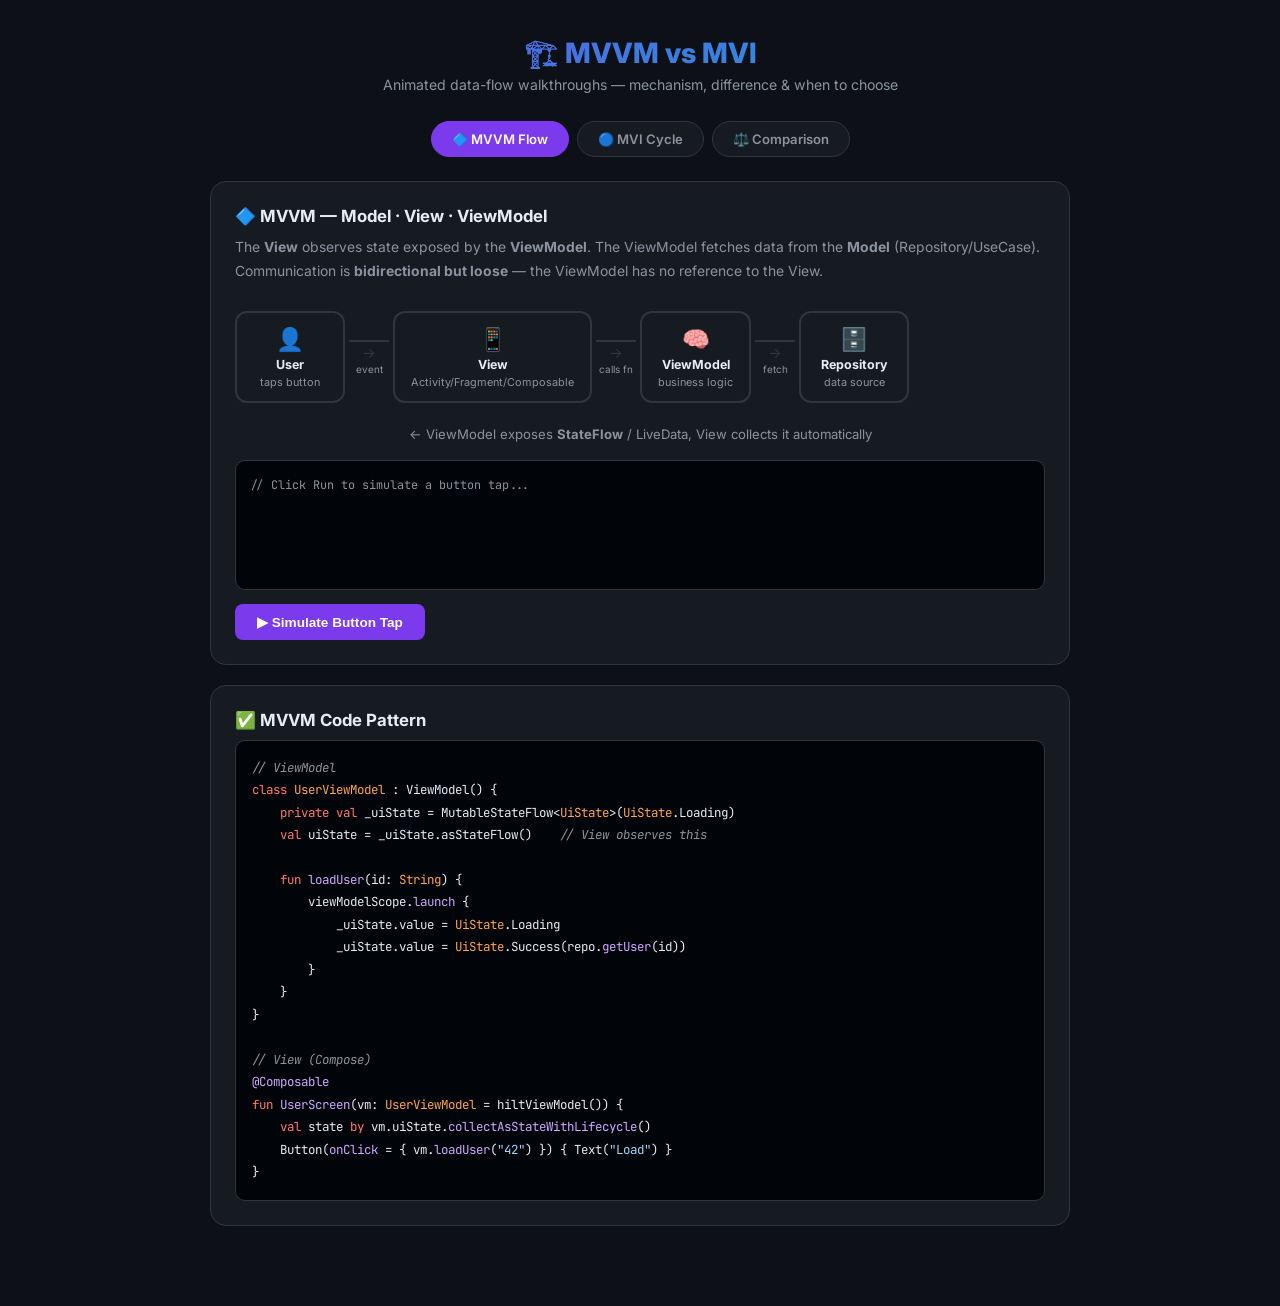
<file: android-architecture/mvvm_mvi_viz.html>
<!DOCTYPE html>
<html lang="en">
<head>
<meta charset="UTF-8">
<meta name="viewport" content="width=device-width,initial-scale=1.0">
<title>MVVM vs MVI — Mechanism Visualizer</title>
<link href="https://fonts.googleapis.com/css2?family=JetBrains+Mono:wght@400;700&family=Inter:wght@400;600;700;800&display=swap" rel="stylesheet">
<style>
  :root{--bg:#0d1117;--surface:#161b22;--border:#30363d;--purple:#7c3aed;--cyan:#06b6d4;--amber:#f59e0b;--green:#22c55e;--red:#ef4444;--text:#e6edf3;--muted:#8b949e;}
  *{margin:0;padding:0;box-sizing:border-box;}
  body{font-family:'Inter',sans-serif;background:var(--bg);color:var(--text);min-height:100vh;}
  h1{text-align:center;padding:36px 20px 6px;font-size:1.75rem;font-weight:800;background:linear-gradient(135deg,#7c3aed,#06b6d4);-webkit-background-clip:text;-webkit-text-fill-color:transparent;}
  .sub{text-align:center;color:var(--muted);font-size:.88rem;margin-bottom:28px;}
  .tabs{display:flex;justify-content:center;gap:8px;flex-wrap:wrap;padding:0 20px 24px;}
  .tab{padding:9px 20px;border:1px solid var(--border);border-radius:50px;cursor:pointer;font-size:.82rem;font-weight:600;transition:all .3s;background:var(--surface);color:var(--muted);}
  .tab.active{background:var(--purple);border-color:var(--purple);color:#fff;}
  .scene{display:none;max-width:900px;margin:0 auto;padding:0 20px 60px;}
  .scene.active{display:block;}
  .card{background:var(--surface);border:1px solid var(--border);border-radius:16px;padding:24px;margin-bottom:20px;}
  .card h2{font-size:1.05rem;font-weight:700;margin-bottom:10px;}
  .card p{color:var(--muted);font-size:.87rem;line-height:1.7;margin-bottom:12px;}

  /* Flow diagram */
  .flow{display:flex;align-items:center;gap:0;flex-wrap:nowrap;overflow-x:auto;padding:16px 0;}
  .node{background:var(--surface);border:2px solid var(--border);border-radius:12px;padding:12px 16px;text-align:center;min-width:110px;flex-shrink:0;transition:all .4s;position:relative;}
  .node.highlight{border-color:var(--purple);box-shadow:0 0 20px #7c3aed55;background:#1a1040;}
  .node.highlight-c{border-color:var(--cyan);box-shadow:0 0 20px #06b6d455;background:#001a20;}
  .node.highlight-g{border-color:var(--green);box-shadow:0 0 20px #22c55e55;background:#001a0a;}
  .node-icon{font-size:1.4rem;display:block;margin-bottom:4px;}
  .node-name{font-size:.78rem;font-weight:700;}
  .node-desc{font-size:.68rem;color:var(--muted);margin-top:3px;}
  .arrow-wrap{display:flex;flex-direction:column;align-items:center;gap:2px;padding:0 4px;flex-shrink:0;}
  .arrow-line{width:40px;height:2px;background:var(--border);position:relative;transition:background .4s;}
  .arrow-line.active{background:var(--purple);}
  .arrow-line.active-c{background:var(--cyan);}
  .arrow-label{font-size:.62rem;color:var(--muted);white-space:nowrap;}
  .arrow-head{font-size:.9rem;color:var(--border);transition:color .4s;}
  .arrow-head.active{color:var(--purple);}
  .arrow-head.active-c{color:var(--cyan);}

  /* Step log */
  .step-log{background:#010409;border:1px solid var(--border);border-radius:10px;padding:14px;font-family:'JetBrains Mono',monospace;font-size:.74rem;line-height:1.8;min-height:130px;margin-top:12px;}
  .log-e{opacity:0;animation:fi .4s ease forwards;margin-bottom:2px;}
  @keyframes fi{to{opacity:1}}
  .cl{color:var(--purple);}.cc{color:var(--cyan);}.cg{color:var(--green);}.cm{color:var(--muted);}.cr{color:var(--red);}

  .btn{display:inline-flex;align-items:center;gap:6px;background:var(--purple);color:#fff;border:none;padding:10px 22px;border-radius:8px;font-size:.85rem;font-weight:600;cursor:pointer;margin-top:14px;}
  .btn:hover{background:#6d28d9;}
  .btn-c{background:var(--cyan);color:#000;}.btn-c:hover{background:#0891b2;}

  /* Comparison table */
  .tbl{width:100%;border-collapse:collapse;font-size:.82rem;}
  .tbl th,.tbl td{padding:11px 14px;border:1px solid var(--border);text-align:left;}
  .tbl thead tr{background:#1c2128;}
  .tbl .mvvm{color:#a78bfa;}.tbl .mvi{color:#67e8f9;}

  /* Cycle arrows for MVI */
  .cycle{display:flex;flex-direction:column;align-items:center;margin:16px 0;}
  .cycle-row{display:flex;align-items:center;justify-content:center;gap:10px;flex-wrap:wrap;}
  .c-node{background:var(--surface);border:2px solid var(--border);border-radius:10px;padding:12px 18px;text-align:center;min-width:100px;transition:all .4s;}
  .c-node.on{border-color:var(--cyan);box-shadow:0 0 18px #06b6d455;background:#001a20;}
  .c-arr{font-size:1.2rem;color:var(--muted);}
  .c-icon{font-size:1.3rem;display:block;}
  .c-label{font-size:.75rem;font-weight:700;margin-top:3px;}
  .c-sub{font-size:.66rem;color:var(--muted);}

  pre{background:#010409;border:1px solid var(--border);border-radius:10px;padding:16px;overflow-x:auto;font-family:'JetBrains Mono',monospace;font-size:.78rem;line-height:1.8;}
  .kw{color:#ff7b72;}.fn{color:#d2a8ff;}.tp{color:#ffa657;}.str{color:#a5d6ff;}.cmt{color:#8b949e;font-style:italic;}

  .badge{display:inline-block;padding:2px 10px;border-radius:20px;font-size:.72rem;font-weight:700;margin-left:6px;}
  .bp{background:#7c3aed22;color:#a78bfa;border:1px solid #7c3aed;}
  .bc{background:#06b6d422;color:#67e8f9;border:1px solid #06b6d4;}
</style>
</head>
<body>
<h1>🏗️ MVVM vs MVI</h1>
<p class="sub">Animated data-flow walkthroughs — mechanism, difference & when to choose</p>

<div class="tabs">
  <div class="tab active" onclick="show(0)">🔷 MVVM Flow</div>
  <div class="tab" onclick="show(1)">🔵 MVI Cycle</div>
  <div class="tab" onclick="show(2)">⚖️ Comparison</div>
</div>

<!-- MVVM -->
<div class="scene active" id="s0">
  <div class="card">
    <h2>🔷 MVVM — Model · View · ViewModel</h2>
    <p>The <strong>View</strong> observes state exposed by the <strong>ViewModel</strong>. The ViewModel fetches data from the <strong>Model</strong> (Repository/UseCase). Communication is <strong>bidirectional but loose</strong> — the ViewModel has no reference to the View.</p>

    <div class="flow" id="mvvm-flow">
      <div class="node" id="mv-user"><span class="node-icon">👤</span><div class="node-name">User</div><div class="node-desc">taps button</div></div>
      <div class="arrow-wrap"><div class="arrow-line" id="a0"></div><div class="arrow-head" id="ah0">→</div><div class="arrow-label">event</div></div>
      <div class="node" id="mv-view"><span class="node-icon">📱</span><div class="node-name">View</div><div class="node-desc">Activity/Fragment/Composable</div></div>
      <div class="arrow-wrap"><div class="arrow-line" id="a1"></div><div class="arrow-head" id="ah1">→</div><div class="arrow-label">calls fn</div></div>
      <div class="node" id="mv-vm"><span class="node-icon">🧠</span><div class="node-name">ViewModel</div><div class="node-desc">business logic</div></div>
      <div class="arrow-wrap"><div class="arrow-line" id="a2"></div><div class="arrow-head" id="ah2">→</div><div class="arrow-label">fetch</div></div>
      <div class="node" id="mv-repo"><span class="node-icon">🗄️</span><div class="node-name">Repository</div><div class="node-desc">data source</div></div>
    </div>
    <p style="color:var(--muted);font-size:.82rem;text-align:center;margin:4px 0 14px">← ViewModel exposes <strong>StateFlow</strong> / LiveData, View collects it automatically</p>

    <div class="step-log" id="mvvm-log"><span class="cm">// Click Run to simulate a button tap...</span></div>
    <button class="btn" onclick="runMVVM()">▶ Simulate Button Tap</button>
  </div>

  <div class="card">
    <h2>✅ MVVM Code Pattern</h2>
    <pre><span class="cmt">// ViewModel</span>
<span class="kw">class</span> <span class="tp">UserViewModel</span> : ViewModel() {
    <span class="kw">private val</span> _uiState = MutableStateFlow&lt;<span class="tp">UiState</span>&gt;(<span class="tp">UiState</span>.Loading)
    <span class="kw">val</span> uiState = _uiState.asStateFlow()    <span class="cmt">// View observes this</span>

    <span class="kw">fun</span> <span class="fn">loadUser</span>(id: <span class="tp">String</span>) {
        viewModelScope.<span class="fn">launch</span> {
            _uiState.value = <span class="tp">UiState</span>.Loading
            _uiState.value = <span class="tp">UiState</span>.Success(repo.<span class="fn">getUser</span>(id))
        }
    }
}

<span class="cmt">// View (Compose)</span>
<span class="fn">@Composable</span>
<span class="kw">fun</span> <span class="fn">UserScreen</span>(vm: <span class="tp">UserViewModel</span> = hiltViewModel()) {
    <span class="kw">val</span> state <span class="kw">by</span> vm.uiState.<span class="fn">collectAsStateWithLifecycle</span>()
    Button(<span class="fn">onClick</span> = { vm.<span class="fn">loadUser</span>(<span class="str">"42"</span>) }) { Text(<span class="str">"Load"</span>) }
}</pre>
  </div>
</div>

<!-- MVI -->
<div class="scene" id="s1">
  <div class="card">
    <h2>🔵 MVI — Model · View · Intent</h2>
    <p>A strict <strong>unidirectional data flow</strong>. The View emits <strong>Intents</strong> (user actions). The ViewModel processes them into a new <strong>State</strong>. The View renders state. State is <strong>immutable</strong> — a new copy is always produced.</p>

    <div class="cycle" id="mvi-cycle">
      <div class="cycle-row">
        <div class="c-node" id="cn-view"><span class="c-icon">📱</span><div class="c-label">View</div><div class="c-sub">renders State</div></div>
        <div class="c-arr">→</div>
        <div class="c-node" id="cn-intent"><span class="c-icon">⚡</span><div class="c-label">Intent</div><div class="c-sub">user action</div></div>
        <div class="c-arr">→</div>
        <div class="c-node" id="cn-vm"><span class="c-icon">🧠</span><div class="c-label">ViewModel</div><div class="c-sub">processes intent</div></div>
      </div>
      <div style="text-align:center;font-size:1.4rem;color:var(--muted);margin:6px 0">↑ &nbsp;&nbsp;&nbsp;&nbsp;&nbsp;&nbsp;&nbsp;&nbsp;&nbsp;&nbsp;&nbsp;&nbsp;&nbsp;&nbsp;&nbsp;&nbsp;&nbsp;&nbsp;&nbsp;&nbsp;&nbsp;&nbsp;&nbsp;&nbsp;&nbsp;&nbsp;&nbsp;&nbsp;&nbsp;&nbsp;&nbsp;&nbsp;&nbsp;&nbsp;&nbsp;&nbsp;&nbsp;&nbsp;&nbsp;&nbsp;&nbsp;&nbsp;&nbsp;&nbsp;&nbsp; ↓</div>
      <div class="cycle-row">
        <div class="c-node" id="cn-state"><span class="c-icon">📦</span><div class="c-label">State</div><div class="c-sub">immutable snapshot</div></div>
        <div class="c-arr">←</div>
        <div class="c-node" id="cn-reducer"><span class="c-icon">🔄</span><div class="c-label">Reducer</div><div class="c-sub">old state + intent = new state</div></div>
        <div class="c-arr">←</div>
        <div class="c-node" id="cn-model"><span class="c-icon">🗄️</span><div class="c-label">Model</div><div class="c-sub">data result</div></div>
      </div>
    </div>

    <div class="step-log" id="mvi-log"><span class="cm">// Click Run to simulate the MVI cycle...</span></div>
    <button class="btn btn-c" onclick="runMVI()">▶ Simulate MVI Cycle</button>
  </div>

  <div class="card">
    <h2>✅ MVI Code Pattern</h2>
    <pre><span class="cmt">// Intent — sealed class of all user actions</span>
<span class="kw">sealed class</span> <span class="tp">UserIntent</span> {
    <span class="kw">data class</span> <span class="tp">LoadUser</span>(<span class="kw">val</span> id: <span class="tp">String</span>) : <span class="tp">UserIntent</span>()
    <span class="kw">object</span> <span class="tp">Refresh</span> : <span class="tp">UserIntent</span>()
}

<span class="cmt">// State — single immutable data class</span>
<span class="kw">data class</span> <span class="tp">UserState</span>(
    <span class="kw">val</span> isLoading: <span class="tp">Boolean</span> = <span class="kw">false</span>,
    <span class="kw">val</span> user: <span class="tp">User?</span> = <span class="kw">null</span>,
    <span class="kw">val</span> error: <span class="tp">String?</span> = <span class="kw">null</span>
)

<span class="cmt">// ViewModel processes intents via a Channel</span>
<span class="kw">class</span> <span class="tp">UserViewModel</span> : ViewModel() {
    <span class="kw">private val</span> intentChannel = Channel&lt;<span class="tp">UserIntent</span>&gt;(Channel.UNLIMITED)
    <span class="kw">private val</span> _state = MutableStateFlow(<span class="tp">UserState</span>())
    <span class="kw">val</span> state = _state.asStateFlow()

    init {
        viewModelScope.<span class="fn">launch</span> {
            intentChannel.<span class="fn">consumeAsFlow</span>().<span class="fn">collect</span> { intent ->
                <span class="fn">reduce</span>(_state.value, intent)
            }
        }
    }

    <span class="kw">private suspend fun</span> <span class="fn">reduce</span>(current: <span class="tp">UserState</span>, intent: <span class="tp">UserIntent</span>) {
        <span class="kw">when</span>(intent) {
            <span class="kw">is</span> <span class="tp">UserIntent.LoadUser</span> -> {
                _state.value = current.<span class="fn">copy</span>(isLoading = <span class="kw">true</span>)
                <span class="kw">val</span> user = repo.<span class="fn">getUser</span>(intent.id)
                _state.value = current.<span class="fn">copy</span>(isLoading = <span class="kw">false</span>, user = user)
            }
        }
    }
    <span class="kw">fun</span> <span class="fn">sendIntent</span>(i: <span class="tp">UserIntent</span>) = viewModelScope.<span class="fn">launch</span> { intentChannel.<span class="fn">send</span>(i) }
}</pre>
  </div>
</div>

<!-- Comparison -->
<div class="scene" id="s2">
  <div class="card">
    <h2>⚖️ MVVM vs MVI — Full Comparison</h2>
    <div style="overflow-x:auto">
    <table class="tbl">
      <thead><tr><th>Aspect</th><th class="mvvm">MVVM <span class="badge bp">recommended default</span></th><th class="mvi">MVI <span class="badge bc">for complex UIs</span></th></tr></thead>
      <tbody>
        <tr><td><strong>Data Flow</strong></td><td class="mvvm">Bidirectional (View ↔ ViewModel)</td><td class="mvi">Strictly Unidirectional (circular)</td></tr>
        <tr><td><strong>State</strong></td><td class="mvvm">Multiple StateFlows / LiveData</td><td class="mvi">Single immutable State object</td></tr>
        <tr><td><strong>User actions</strong></td><td class="mvvm">Direct ViewModel function calls</td><td class="mvi">Typed Intent sealed class</td></tr>
        <tr><td><strong>Reducer</strong></td><td class="mvvm">No explicit reducer</td><td class="mvi">Pure reduce(state, intent) function</td></tr>
        <tr><td><strong>Predictability</strong></td><td class="mvvm">Good</td><td class="mvi">Excellent — 100% deterministic</td></tr>
        <tr><td><strong>Testability</strong></td><td class="mvvm">Good (test ViewModel fns)</td><td class="mvi">Excellent (pure reduce fn)</td></tr>
        <tr><td><strong>Boilerplate</strong></td><td class="mvvm">Low</td><td class="mvi">High (Intent, State, Reducer)</td></tr>
        <tr><td><strong>Debugging</strong></td><td class="mvvm">Standard</td><td class="mvi">Replay any state from event log</td></tr>
        <tr><td><strong>Learning curve</strong></td><td class="mvvm">Low</td><td class="mvi">Steep</td></tr>
        <tr><td><strong>Best for</strong></td><td class="mvvm">Most Android apps, simple→medium complexity</td><td class="mvi">Complex forms, multi-step flows, fintech</td></tr>
      </tbody>
    </table>
    </div>
  </div>

  <div class="card">
    <h2>🎯 When to Choose Which?</h2>
    <div style="display:grid;grid-template-columns:1fr 1fr;gap:16px">
      <div style="background:#0d0020;border:2px solid #7c3aed;border-radius:12px;padding:18px">
        <div style="color:#a78bfa;font-weight:700;font-size:1rem;margin-bottom:10px">Choose MVVM when…</div>
        <ul style="color:var(--muted);font-size:.84rem;line-height:2;padding-left:16px">
          <li>Standard CRUD / list screens</li>
          <li>Small to medium teams</li>
          <li>Google Architecture Components native</li>
          <li>Tight deadlines / less boilerplate needed</li>
          <li>New Android developers on the team</li>
        </ul>
      </div>
      <div style="background:#00101a;border:2px solid #06b6d4;border-radius:12px;padding:18px">
        <div style="color:#67e8f9;font-weight:700;font-size:1rem;margin-bottom:10px">Choose MVI when…</div>
        <ul style="color:var(--muted);font-size:.84rem;line-height:2;padding-left:16px">
          <li>Complex multi-state screens (payment, checkout)</li>
          <li>Need time-travel debugging</li>
          <li>Many concurrent user actions</li>
          <li>High test coverage requirement</li>
          <li>Team experienced with Redux/Elm pattern</li>
        </ul>
      </div>
    </div>
  </div>
</div>

<script>
function show(n){
  document.querySelectorAll('.scene').forEach((s,i)=>s.classList.toggle('active',i===n));
  document.querySelectorAll('.tab').forEach((t,i)=>t.classList.toggle('active',i===n));
}

function runMVVM(){
  const nodes={'mv-user':'highlight','mv-view':'highlight','mv-vm':'highlight','mv-repo':'highlight-c'};
  const arrows=[['a0','ah0'],['a1','ah1'],['a2','ah2']];
  const log=document.getElementById('mvvm-log');
  log.innerHTML='';
  Object.keys(nodes).forEach(id=>{const el=document.getElementById(id);if(el)el.classList.remove('highlight','highlight-c','highlight-g');});
  arrows.forEach(([a,h])=>{const el=document.getElementById(a),eh=document.getElementById(h);if(el)el.classList.remove('active','active-c');if(eh)eh.classList.remove('active','active-c');});

  const steps=[
    {d:0,nodes:['mv-user'],arrows:[],cls:'cm',msg:'User taps "Load User" button'},
    {d:400,nodes:['mv-view'],arrows:[['a0','ah0','active']],cls:'cl',msg:'[View] onClick → vm.loadUser("42")'},
    {d:900,nodes:['mv-vm'],arrows:[['a1','ah1','active']],cls:'cl',msg:'[ViewModel] loadUser() called — launches coroutine'},
    {d:1400,nodes:['mv-vm'],arrows:[],cls:'cm',msg:'[ViewModel] _uiState.value = UiState.Loading'},
    {d:1800,nodes:['mv-repo'],arrows:[['a2','ah2','active-c']],cls:'cc',msg:'[Repository] fetching from network...'},
    {d:2800,nodes:['mv-repo'],arrows:[],cls:'cg',msg:'[Repository] ✅ user data returned'},
    {d:3200,nodes:['mv-vm'],arrows:[],cls:'cl',msg:'[ViewModel] _uiState.value = UiState.Success(user)'},
    {d:3700,nodes:['mv-view'],arrows:[],cls:'cg',msg:'[View] StateFlow collector triggers → renders UserCard ✅'},
  ];

  steps.forEach(step=>{
    setTimeout(()=>{
      const nodeClass=step.nodes.some(n=>n==='mv-repo')?'highlight-c':'highlight';
      step.nodes.forEach(id=>{const el=document.getElementById(id);if(el)el.classList.add(nodeClass);});
      step.arrows.forEach(([a,h,cls])=>{const el=document.getElementById(a),eh=document.getElementById(h);if(el)el.classList.add(cls||'active');if(eh)eh.classList.add(cls||'active');});
      const div=document.createElement('div');div.className='log-e';
      div.innerHTML=`<span class="cm">${(step.d/1000).toFixed(1)}s</span> <span class="${step.cls}">${step.msg}</span>`;
      log.appendChild(div);log.scrollTop=log.scrollHeight;
    },step.d);
  });
}

function runMVI(){
  const allNodes=['cn-view','cn-intent','cn-vm','cn-model','cn-reducer','cn-state'];
  allNodes.forEach(id=>{const el=document.getElementById(id);if(el)el.classList.remove('on');});
  const log=document.getElementById('mvi-log');log.innerHTML='';

  const steps=[
    {d:0,nodes:['cn-view'],cls:'cc',msg:'[View] User taps "Refresh" button'},
    {d:500,nodes:['cn-intent'],cls:'cl',msg:'[Intent] UserIntent.Refresh emitted → intentChannel.send()'},
    {d:1100,nodes:['cn-vm'],cls:'cl',msg:'[ViewModel] intent collected from Channel'},
    {d:1600,nodes:['cn-model'],cls:'cc',msg:'[Model/Repository] fetching fresh data...'},
    {d:2600,nodes:['cn-reducer'],cls:'cl',msg:'[Reducer] reduce(currentState, Refresh) called'},
    {d:3100,nodes:['cn-reducer'],cls:'cm',msg:'[Reducer] newState = currentState.copy(isLoading=false, users=result)'},
    {d:3600,nodes:['cn-state'],cls:'cg',msg:'[State] new immutable UserState emitted via StateFlow'},
    {d:4100,nodes:['cn-view'],cls:'cg',msg:'[View] collects new State → recomposes UI ✅'},
    {d:4100,nodes:[],cls:'cm',msg:'← Cycle complete. Every step is traceable & testable.'},
  ];

  steps.forEach(step=>{
    setTimeout(()=>{
      allNodes.forEach(id=>{const el=document.getElementById(id);if(el)el.classList.remove('on');});
      step.nodes.forEach(id=>{const el=document.getElementById(id);if(el)el.classList.add('on');});
      const div=document.createElement('div');div.className='log-e';
      div.innerHTML=`<span class="cm">${(step.d/1000).toFixed(1)}s</span> <span class="${step.cls}">${step.msg}</span>`;
      log.appendChild(div);log.scrollTop=log.scrollHeight;
    },step.d);
  });
}
</script>
</body>
</html>
</file>
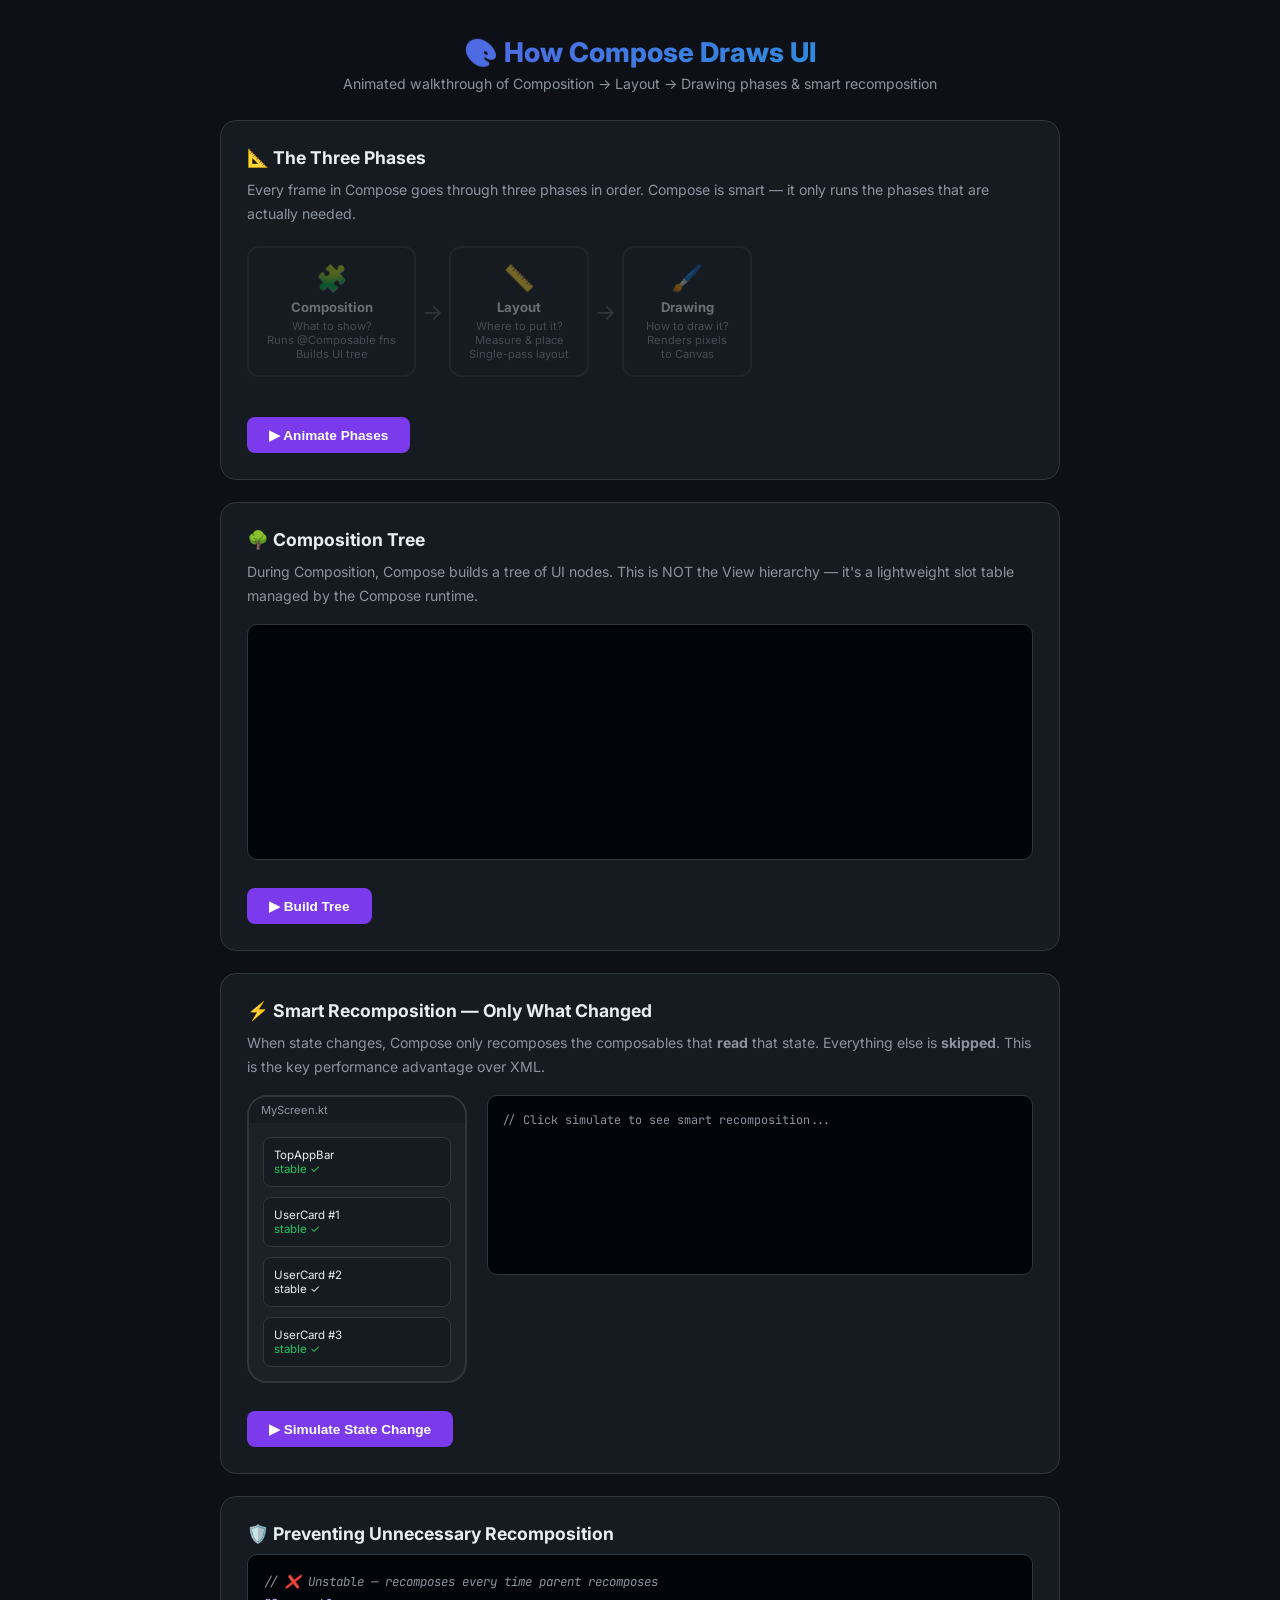
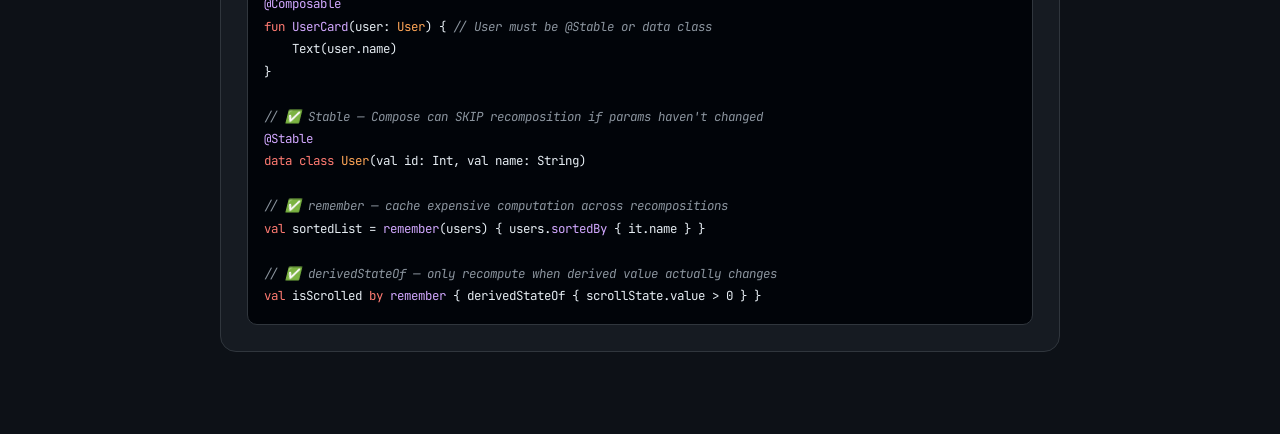
<file: jetpack-compose/compose_draw_viz.html>
<!DOCTYPE html>
<html lang="en">
<head>
<meta charset="UTF-8">
<meta name="viewport" content="width=device-width,initial-scale=1.0">
<title>Compose Draw Mechanism</title>
<link href="https://fonts.googleapis.com/css2?family=JetBrains+Mono:wght@400;700&family=Inter:wght@400;600;700;800&display=swap" rel="stylesheet">
<style>
  :root{--bg:#0d1117;--surface:#161b22;--border:#30363d;--purple:#7c3aed;--cyan:#06b6d4;--amber:#f59e0b;--green:#22c55e;--red:#ef4444;--text:#e6edf3;--muted:#8b949e;}
  *{margin:0;padding:0;box-sizing:border-box;}
  body{font-family:'Inter',sans-serif;background:var(--bg);color:var(--text);min-height:100vh;}
  h1{text-align:center;padding:36px 20px 6px;font-size:1.7rem;font-weight:800;background:linear-gradient(135deg,#7c3aed,#06b6d4);-webkit-background-clip:text;-webkit-text-fill-color:transparent;}
  .sub{text-align:center;color:var(--muted);font-size:.88rem;margin-bottom:28px;}
  .container{max-width:880px;margin:0 auto;padding:0 20px 60px;}
  .card{background:var(--surface);border:1px solid var(--border);border-radius:16px;padding:26px;margin-bottom:22px;}
  .card h2{font-size:1.1rem;font-weight:700;margin-bottom:10px;}
  .card p{color:var(--muted);font-size:.88rem;line-height:1.7;margin-bottom:14px;}
  pre{background:#010409;border:1px solid var(--border);border-radius:10px;padding:16px;overflow-x:auto;font-family:'JetBrains Mono',monospace;font-size:.78rem;line-height:1.8;}
  .kw{color:#ff7b72;}.fn{color:#d2a8ff;}.cm{color:#8b949e;font-style:italic;}.tp{color:#ffa657;}

  /* Phase pipeline */
  .pipeline{display:flex;align-items:center;gap:0;flex-wrap:nowrap;overflow-x:auto;margin:20px 0;padding-bottom:8px;}
  .phase{background:var(--surface);border:2px solid var(--border);border-radius:12px;padding:14px 18px;text-align:center;min-width:130px;flex-shrink:0;position:relative;transition:all .4s;opacity:.4;}
  .phase.active{opacity:1;border-color:var(--purple);box-shadow:0 0 24px #7c3aed44;}
  .phase.done{opacity:.7;border-color:var(--green);}
  .phase-icon{font-size:1.6rem;display:block;margin-bottom:6px;}
  .phase-name{font-size:.82rem;font-weight:700;color:var(--text);}
  .phase-desc{font-size:.7rem;color:var(--muted);margin-top:4px;}
  .arrow{color:var(--border);font-size:1.4rem;padding:0 6px;flex-shrink:0;}

  /* Tree */
  .tree{font-family:'JetBrains Mono',monospace;font-size:.8rem;line-height:1.9;background:#010409;border:1px solid var(--border);border-radius:10px;padding:18px;margin:16px 0;}
  .tree-node{display:flex;align-items:center;gap:8px;padding:2px 0;opacity:0;transform:translateX(-10px);transition:all .4s;}
  .tree-node.show{opacity:1;transform:translateX(0);}
  .node-dot{width:10px;height:10px;border-radius:50%;flex-shrink:0;}

  .btn{display:inline-flex;align-items:center;gap:6px;background:var(--purple);color:#fff;border:none;padding:10px 22px;border-radius:8px;font-size:.85rem;font-weight:600;cursor:pointer;margin-top:12px;}
  .btn:hover{background:#6d28d9;}

  /* Recomposition demo */
  .recomp-area{display:flex;gap:20px;align-items:flex-start;flex-wrap:wrap;margin:16px 0;}
  .mock-screen{width:220px;background:#1c2128;border:2px solid var(--border);border-radius:20px;overflow:hidden;flex-shrink:0;}
  .mock-bar{height:26px;background:var(--surface);display:flex;align-items:center;padding:0 12px;font-size:.7rem;color:var(--muted);}
  .mock-content{padding:14px;display:flex;flex-direction:column;gap:10px;}
  .mock-card{background:var(--surface);border-radius:8px;padding:10px;font-size:.72rem;transition:all .3s;}
  .mock-card.recomposing{background:#7c3aed33;border:1px solid var(--purple);animation:recomp .5s ease;}
  @keyframes recomp{0%{background:#7c3aed66}100%{background:#7c3aed22}}
  .mock-card.stable{border:1px solid var(--green);}
  .label-log{flex:1;font-family:'JetBrains Mono',monospace;font-size:.74rem;line-height:1.8;background:#010409;border:1px solid var(--border);border-radius:10px;padding:14px;min-height:180px;}
  .log-item{opacity:0;animation:fadeIn .4s ease forwards;margin-bottom:3px;}
  @keyframes fadeIn{to{opacity:1}}
  .c-skip{color:var(--green);}.c-recomp{color:var(--purple);}.c-info{color:var(--muted);}
</style>
</head>
<body>
<h1>🎨 How Compose Draws UI</h1>
<p class="sub">Animated walkthrough of Composition → Layout → Drawing phases & smart recomposition</p>

<div class="container">

  <!-- Phase pipeline -->
  <div class="card">
    <h2>📐 The Three Phases</h2>
    <p>Every frame in Compose goes through three phases in order. Compose is smart — it only runs the phases that are actually needed.</p>
    <div class="pipeline" id="pipeline">
      <div class="phase" id="ph0">
        <span class="phase-icon">🧩</span>
        <div class="phase-name">Composition</div>
        <div class="phase-desc">What to show?<br>Runs @Composable fns<br>Builds UI tree</div>
      </div>
      <div class="arrow">→</div>
      <div class="phase" id="ph1">
        <span class="phase-icon">📏</span>
        <div class="phase-name">Layout</div>
        <div class="phase-desc">Where to put it?<br>Measure & place<br>Single-pass layout</div>
      </div>
      <div class="arrow">→</div>
      <div class="phase" id="ph2">
        <span class="phase-icon">🖌️</span>
        <div class="phase-name">Drawing</div>
        <div class="phase-desc">How to draw it?<br>Renders pixels<br>to Canvas</div>
      </div>
    </div>
    <button class="btn" onclick="animatePhases()">▶ Animate Phases</button>
  </div>

  <!-- UI Tree -->
  <div class="card">
    <h2>🌳 Composition Tree</h2>
    <p>During Composition, Compose builds a tree of UI nodes. This is NOT the View hierarchy — it's a lightweight slot table managed by the Compose runtime.</p>
    <div class="tree" id="tree">
      <div class="tree-node" id="tn0"><div class="node-dot" style="background:#7c3aed"></div><span style="color:#a78bfa">Scaffold</span></div>
      <div class="tree-node" id="tn1" style="padding-left:20px"><div class="node-dot" style="background:#06b6d4"></div><span style="color:#67e8f9">TopAppBar</span></div>
      <div class="tree-node" id="tn2" style="padding-left:20px"><div class="node-dot" style="background:#06b6d4"></div><span style="color:#67e8f9">LazyColumn</span></div>
      <div class="tree-node" id="tn3" style="padding-left:40px"><div class="node-dot" style="background:#f59e0b"></div><span style="color:#fcd34d">UserCard(id=1)</span></div>
      <div class="tree-node" id="tn4" style="padding-left:40px"><div class="node-dot" style="background:#f59e0b"></div><span style="color:#fcd34d">UserCard(id=2) <span style="color:var(--green)">← state changed</span></span></div>
      <div class="tree-node" id="tn5" style="padding-left:40px"><div class="node-dot" style="background:#f59e0b"></div><span style="color:#fcd34d">UserCard(id=3)</span></div>
      <div class="tree-node" id="tn6" style="padding-left:20px"><div class="node-dot" style="background:#06b6d4"></div><span style="color:#67e8f9">BottomBar</span></div>
    </div>
    <button class="btn" onclick="animateTree()">▶ Build Tree</button>
  </div>

  <!-- Smart Recomposition -->
  <div class="card">
    <h2>⚡ Smart Recomposition — Only What Changed</h2>
    <p>When state changes, Compose only recomposes the composables that <strong>read</strong> that state. Everything else is <strong>skipped</strong>. This is the key performance advantage over XML.</p>
    <div class="recomp-area">
      <div class="mock-screen">
        <div class="mock-bar">MyScreen.kt</div>
        <div class="mock-content">
          <div class="mock-card" id="mc-topbar" style="border:1px solid var(--border)">TopAppBar<br><span style="color:var(--green)">stable ✓</span></div>
          <div class="mock-card" id="mc-card1" style="border:1px solid var(--border)">UserCard #1<br><span style="color:var(--green)">stable ✓</span></div>
          <div class="mock-card" id="mc-card2" style="border:1px solid var(--border)">UserCard #2<br><span id="mc2-status">stable ✓</span></div>
          <div class="mock-card" id="mc-card3" style="border:1px solid var(--border)">UserCard #3<br><span style="color:var(--green)">stable ✓</span></div>
        </div>
      </div>
      <div class="label-log" id="recomp-log"><span style="color:var(--muted)">// Click simulate to see smart recomposition...</span></div>
    </div>
    <button class="btn" onclick="simulateRecomp()">▶ Simulate State Change</button>
  </div>

  <!-- Code: how recomposition is skipped -->
  <div class="card">
    <h2>🛡️ Preventing Unnecessary Recomposition</h2>
    <pre><span class="cm">// ❌ Unstable — recomposes every time parent recomposes</span>
<span class="fn">@Composable</span>
<span class="kw">fun</span> <span class="fn">UserCard</span>(user: <span class="tp">User</span>) { <span class="cm">// User must be @Stable or data class</span>
    Text(user.name)
}

<span class="cm">// ✅ Stable — Compose can SKIP recomposition if params haven't changed</span>
<span class="fn">@Stable</span>
<span class="kw">data class</span> <span class="tp">User</span>(val id: Int, val name: String)

<span class="cm">// ✅ remember — cache expensive computation across recompositions</span>
<span class="kw">val</span> sortedList = <span class="fn">remember</span>(users) { users.<span class="fn">sortedBy</span> { it.name } }

<span class="cm">// ✅ derivedStateOf — only recompute when derived value actually changes</span>
<span class="kw">val</span> isScrolled <span class="kw">by</span> <span class="fn">remember</span> { derivedStateOf { scrollState.value > 0 } }</pre>
  </div>

</div>

<script>
function animatePhases(){
  const phases=['ph0','ph1','ph2'];
  phases.forEach(id=>{const el=document.getElementById(id);if(el){el.classList.remove('active','done');}});
  phases.forEach((id,i)=>{
    setTimeout(()=>{
      if(i>0){const prev=document.getElementById(phases[i-1]);if(prev){prev.classList.remove('active');prev.classList.add('done');}}
      const el=document.getElementById(id);if(el)el.classList.add('active');
    },i*1000);
  });
  setTimeout(()=>{const last=document.getElementById('ph2');if(last){last.classList.remove('active');last.classList.add('done');}},3200);
}

function animateTree(){
  const nodes=['tn0','tn1','tn2','tn3','tn4','tn5','tn6'];
  nodes.forEach(id=>{const el=document.getElementById(id);if(el){el.classList.remove('show');}});
  nodes.forEach((id,i)=>setTimeout(()=>{const el=document.getElementById(id);if(el)el.classList.add('show');},i*300));
}

function simulateRecomp(){
  const log=document.getElementById('recomp-log');
  const card2=document.getElementById('mc-card2');
  const s2=document.getElementById('mc2-status');
  log.innerHTML='';
  const entries=[
    {d:0,cls:'c-info',msg:'// User taps Like on UserCard #2'},
    {d:300,cls:'c-info',msg:'→ likeCount state changes'},
    {d:600,cls:'c-recomp',msg:'Compose checks: who reads likeCount?'},
    {d:1000,cls:'c-skip',msg:'✓ TopAppBar — skipped (no state read)'},
    {d:1300,cls:'c-skip',msg:'✓ UserCard #1 — skipped (stable, no change)'},
    {d:1600,cls:'c-recomp',msg:'⚡ UserCard #2 — RECOMPOSING (reads likeCount)'},
    {d:2200,cls:'c-skip',msg:'✓ UserCard #3 — skipped (stable, no change)'},
    {d:2600,cls:'c-info',msg:'→ Only 1 of 4 composables recomposed 🚀'},
  ];
  setTimeout(()=>{
    if(card2)card2.classList.add('recomposing');
    if(s2){s2.style.color='var(--purple)';s2.textContent='recomposing... ⚡';}
  },1600);
  setTimeout(()=>{
    if(card2){card2.classList.remove('recomposing');card2.classList.add('stable');}
    if(s2){s2.style.color='var(--green)';s2.textContent='done ✓';}
  },2200);
  entries.forEach(e=>{
    setTimeout(()=>{
      const div=document.createElement('div');
      div.className='log-item';
      div.innerHTML=`<span class="${e.cls}">${e.msg}</span>`;
      log.appendChild(div);log.scrollTop=log.scrollHeight;
    },e.d);
  });
}
</script>
</body>
</html>
</file>
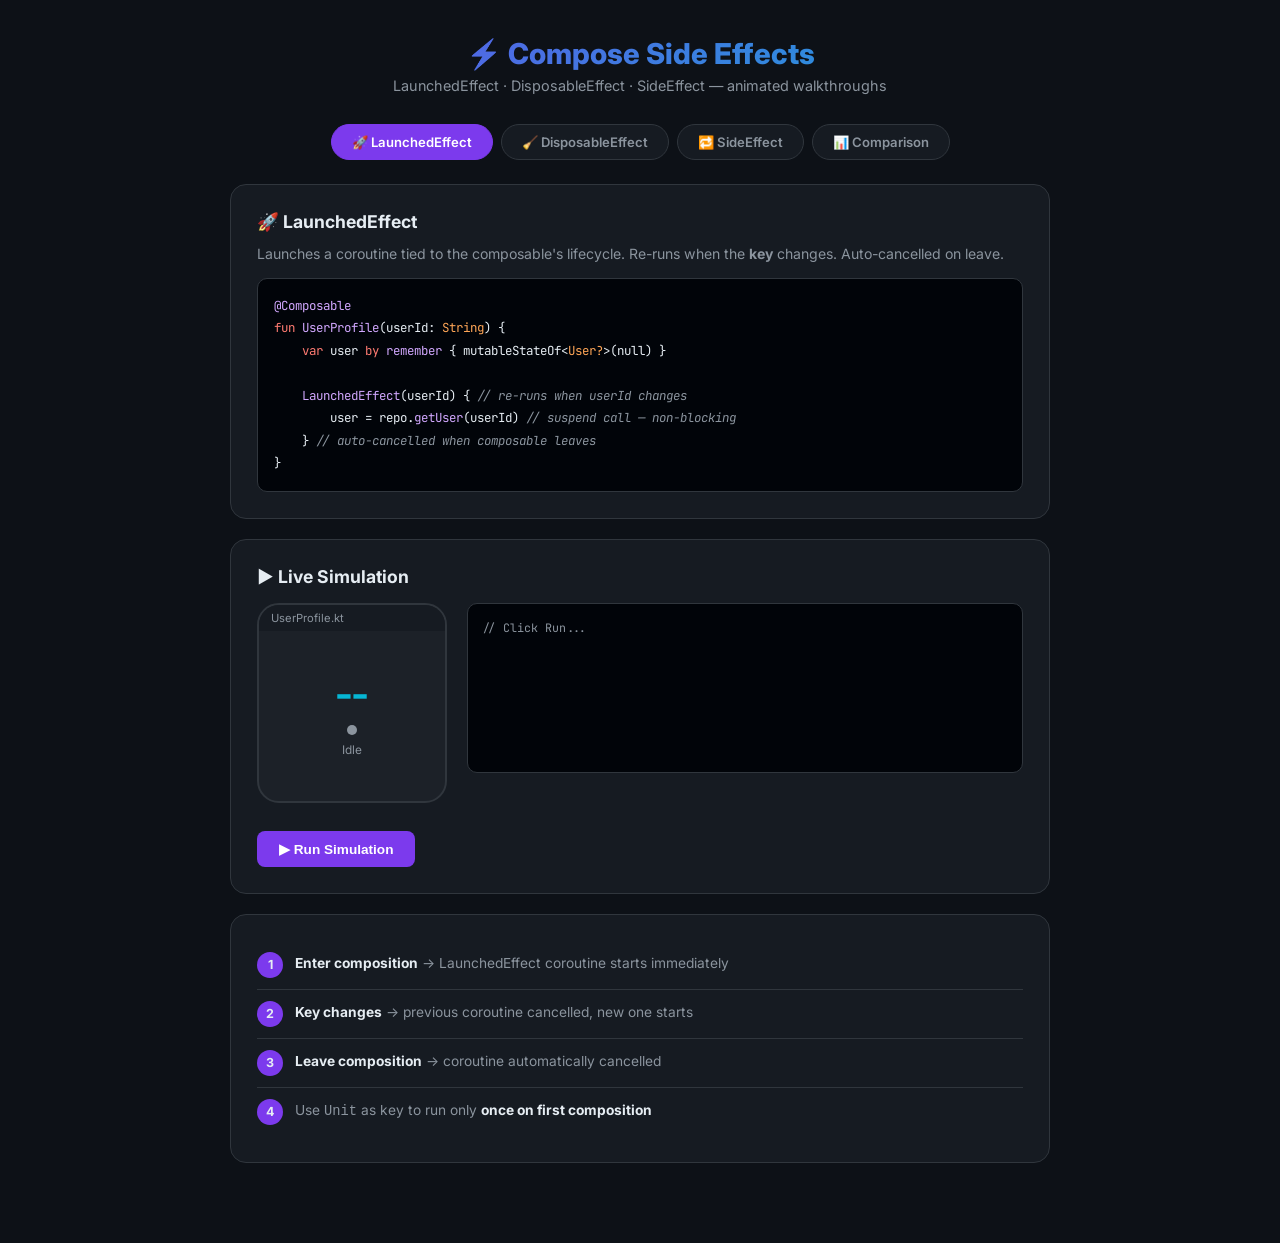
<file: jetpack-compose/side_effects_viz.html>
<!DOCTYPE html>
<html lang="en">
<head>
<meta charset="UTF-8">
<meta name="viewport" content="width=device-width,initial-scale=1.0">
<title>Compose Side Effects Visualized</title>
<link href="https://fonts.googleapis.com/css2?family=JetBrains+Mono:wght@400;700&family=Inter:wght@400;600;700;800&display=swap" rel="stylesheet">
<style>
  :root{--bg:#0d1117;--surface:#161b22;--border:#30363d;--purple:#7c3aed;--cyan:#06b6d4;--amber:#f59e0b;--green:#22c55e;--red:#ef4444;--text:#e6edf3;--muted:#8b949e;}
  *{margin:0;padding:0;box-sizing:border-box;}
  body{font-family:'Inter',sans-serif;background:var(--bg);color:var(--text);}
  h1{text-align:center;padding:36px 20px 6px;font-size:1.8rem;font-weight:800;background:linear-gradient(135deg,#7c3aed,#06b6d4);-webkit-background-clip:text;-webkit-text-fill-color:transparent;}
  .sub{text-align:center;color:var(--muted);font-size:.9rem;margin-bottom:30px;}
  .tabs{display:flex;justify-content:center;gap:8px;flex-wrap:wrap;padding:0 20px 24px;}
  .tab{padding:9px 20px;border:1px solid var(--border);border-radius:50px;cursor:pointer;font-size:.82rem;font-weight:600;transition:all .3s;background:var(--surface);color:var(--muted);}
  .tab.active{background:var(--purple);border-color:var(--purple);color:#fff;}
  .scene{display:none;max-width:860px;margin:0 auto;padding:0 20px 60px;}
  .scene.active{display:block;}
  .card{background:var(--surface);border:1px solid var(--border);border-radius:16px;padding:26px;margin-bottom:20px;}
  .card h2{font-size:1.1rem;font-weight:700;margin-bottom:10px;}
  .card p{color:var(--muted);font-size:.88rem;line-height:1.7;margin-bottom:12px;}
  pre{background:#010409;border:1px solid var(--border);border-radius:10px;padding:16px;overflow-x:auto;font-family:'JetBrains Mono',monospace;font-size:.78rem;line-height:1.8;}
  .kw{color:#ff7b72;}.fn{color:#d2a8ff;}.cm{color:#8b949e;font-style:italic;}.tp{color:#ffa657;}.str{color:#a5d6ff;}
  .btn{display:inline-flex;align-items:center;gap:6px;background:var(--purple);color:#fff;border:none;padding:10px 22px;border-radius:8px;font-size:.85rem;font-weight:600;cursor:pointer;margin-top:12px;}
  .btn:hover{background:#6d28d9;}
  .btn-c{background:var(--cyan);color:#000;}.btn-c:hover{background:#0891b2;}
  .phone-area{display:flex;gap:20px;align-items:flex-start;flex-wrap:wrap;margin:16px 0;}
  .phone{width:190px;background:#1c2128;border:2px solid var(--border);border-radius:22px;overflow:hidden;flex-shrink:0;}
  .phone-bar{height:26px;background:var(--surface);display:flex;align-items:center;padding:0 12px;font-size:.7rem;color:var(--muted);}
  .phone-content{padding:14px;min-height:170px;display:flex;flex-direction:column;align-items:center;justify-content:center;gap:8px;}
  .log-box{flex:1;background:#010409;border:1px solid var(--border);border-radius:10px;padding:14px;min-height:170px;font-family:'JetBrains Mono',monospace;font-size:.73rem;line-height:1.8;}
  .le{opacity:0;animation:fi .4s ease forwards;margin-bottom:2px;}
  @keyframes fi{to{opacity:1}}
  .c-i{color:var(--green);}.c-l{color:var(--purple);}.c-d{color:var(--red);}.c-s{color:var(--cyan);}.c-m{color:var(--muted);}
  .dot{width:10px;height:10px;border-radius:50%;display:inline-block;animation:p 1s infinite;}
  @keyframes p{0%,100%{opacity:1}50%{opacity:.3}}
  .timer{font-size:2rem;font-weight:800;font-family:'JetBrains Mono',monospace;color:var(--cyan);}
  .step{display:flex;gap:12px;align-items:flex-start;padding:11px 0;border-bottom:1px solid var(--border);}
  .step:last-child{border-bottom:none;}
  .sn{width:26px;height:26px;border-radius:50%;background:var(--purple);display:flex;align-items:center;justify-content:center;font-size:.78rem;font-weight:700;flex-shrink:0;}
  .sb{font-size:.86rem;line-height:1.6;color:var(--muted);}
  .sb strong{color:var(--text);}
  .tbl{width:100%;border-collapse:collapse;font-size:.8rem;margin-top:8px;}
  .tbl th,.tbl td{padding:11px 14px;border:1px solid var(--border);text-align:left;}
  .tbl thead tr{background:#1c2128;}
  .lf-track{background:#1c2128;border-radius:6px;height:30px;position:relative;overflow:hidden;margin-bottom:8px;}
  .lf-row{display:flex;align-items:center;gap:10px;margin-bottom:6px;}
  .lf-lbl{width:130px;font-size:.74rem;font-family:'JetBrains Mono',monospace;color:var(--muted);flex-shrink:0;}
  .lf-b{position:absolute;top:4px;height:22px;border-radius:4px;display:flex;align-items:center;padding:0 8px;font-size:.7rem;font-weight:600;opacity:0;transition:opacity .4s;}
  .lf-b.s{opacity:1;}
  .ba{background:#7c3aed;color:#fff;}.bc{background:#06b6d4;color:#000;}.bd{background:#ef4444;color:#fff;}.be{background:#1c2128;border:1px dashed var(--border);color:var(--muted);}
</style>
</head>
<body>
<h1>⚡ Compose Side Effects</h1>
<p class="sub">LaunchedEffect · DisposableEffect · SideEffect — animated walkthroughs</p>

<div class="tabs">
  <div class="tab active" onclick="show(0)">🚀 LaunchedEffect</div>
  <div class="tab" onclick="show(1)">🧹 DisposableEffect</div>
  <div class="tab" onclick="show(2)">🔁 SideEffect</div>
  <div class="tab" onclick="show(3)">📊 Comparison</div>
</div>

<!-- LaunchedEffect -->
<div class="scene active" id="s0">
  <div class="card">
    <h2>🚀 LaunchedEffect</h2>
    <p>Launches a coroutine tied to the composable's lifecycle. Re-runs when the <strong>key</strong> changes. Auto-cancelled on leave.</p>
    <pre><span class="fn">@Composable</span>
<span class="kw">fun</span> <span class="fn">UserProfile</span>(userId: <span class="tp">String</span>) {
    <span class="kw">var</span> user <span class="kw">by</span> <span class="fn">remember</span> { mutableStateOf&lt;<span class="tp">User?</span>&gt;(null) }

    <span class="fn">LaunchedEffect</span>(userId) { <span class="cm">// re-runs when userId changes</span>
        user = repo.<span class="fn">getUser</span>(userId) <span class="cm">// suspend call — non-blocking</span>
    } <span class="cm">// auto-cancelled when composable leaves</span>
}</pre>
  </div>
  <div class="card">
    <h2>▶ Live Simulation</h2>
    <div class="phone-area">
      <div class="phone">
        <div class="phone-bar">UserProfile.kt</div>
        <div class="phone-content">
          <div class="timer" id="le-t">--</div>
          <span class="dot" id="le-dot" style="background:var(--muted);animation:none"></span>
          <div style="font-size:.74rem;color:var(--muted)" id="le-s">Idle</div>
        </div>
      </div>
      <div class="log-box" id="le-log"><span class="c-m">// Click Run...</span></div>
    </div>
    <button class="btn" onclick="runLE()">▶ Run Simulation</button>
  </div>
  <div class="card">
    <div class="step"><div class="sn">1</div><div class="sb"><strong>Enter composition</strong> → LaunchedEffect coroutine starts immediately</div></div>
    <div class="step"><div class="sn">2</div><div class="sb"><strong>Key changes</strong> → previous coroutine cancelled, new one starts</div></div>
    <div class="step"><div class="sn">3</div><div class="sb"><strong>Leave composition</strong> → coroutine automatically cancelled</div></div>
    <div class="step"><div class="sn">4</div><div class="sb">Use <code>Unit</code> as key to run only <strong>once on first composition</strong></div></div>
  </div>
</div>

<!-- DisposableEffect -->
<div class="scene" id="s1">
  <div class="card">
    <h2>🧹 DisposableEffect</h2>
    <p>For effects needing <strong>cleanup</strong>. The <code>onDispose</code> block is always called on leave or key change. Not a coroutine.</p>
    <pre><span class="fn">@Composable</span>
<span class="kw">fun</span> <span class="fn">LocationTracker</span>(onLocation: (<span class="tp">LatLng</span>) -> <span class="tp">Unit</span>) {
    <span class="kw">val</span> context = LocalContext.current

    <span class="fn">DisposableEffect</span>(context) {
        <span class="kw">val</span> mgr = context.<span class="fn">getSystemService</span>&lt;<span class="tp">LocationManager</span>&gt;()
        <span class="kw">val</span> listener = <span class="fn">LocationListener</span> { onLocation(it.<span class="fn">toLatLng</span>()) }
        mgr.<span class="fn">requestLocationUpdates</span>(<span class="str">"gps"</span>, 0L, 0f, listener) <span class="cm">// register</span>

        onDispose {
            mgr.<span class="fn">removeUpdates</span>(listener) <span class="cm">// cleanup — always runs</span>
        }
    }
}</pre>
  </div>
  <div class="card">
    <h2>▶ Live Simulation</h2>
    <div class="phone-area">
      <div class="phone">
        <div class="phone-bar">LocationTracker.kt</div>
        <div class="phone-content" id="de-phone"><div style="font-size:.8rem;color:var(--muted)">Waiting...</div></div>
      </div>
      <div class="log-box" id="de-log"><span class="c-m">// Click Run...</span></div>
    </div>
    <button class="btn btn-c" onclick="runDE()">▶ Run Simulation</button>
  </div>
  <div class="card">
    <div class="step"><div class="sn">1</div><div class="sb"><strong>Enter composition</strong> → DisposableEffect block runs → GPS listener registered</div></div>
    <div class="step"><div class="sn">2</div><div class="sb">Location callbacks arrive normally</div></div>
    <div class="step"><div class="sn">3</div><div class="sb"><strong>Leave composition</strong> → <code>onDispose</code> runs → listener removed. No leaks.</div></div>
    <div class="step"><div class="sn">4</div><div class="sb">Also for: <strong>BroadcastReceiver, LifecycleObserver, WebSocket, Sensors</strong></div></div>
  </div>
</div>

<!-- SideEffect -->
<div class="scene" id="s2">
  <div class="card">
    <h2>🔁 SideEffect</h2>
    <p>Runs after <strong>every successful recomposition</strong>. Not a coroutine. Used to sync Compose state outward to non-Compose systems.</p>
    <pre><span class="fn">@Composable</span>
<span class="kw">fun</span> <span class="fn">AnalyticsScreen</span>(name: <span class="tp">String</span>, analytics: <span class="tp">Analytics</span>) {
    <span class="fn">SideEffect</span> {
        <span class="cm">// ✅ Runs after every successful recomposition</span>
        analytics.<span class="fn">setScreen</span>(name)
    }
    <span class="cm">// Also for system UI:</span>
    <span class="kw">val</span> uiCtrl = rememberSystemUiController()
    <span class="fn">SideEffect</span> { uiCtrl.<span class="fn">setStatusBarColor</span>(<span class="tp">Color</span>.Transparent) }
}</pre>
    <div style="margin-top:16px">
      <div class="lf-row"><div class="lf-lbl">Recomposition 1</div><div class="lf-track" style="flex:1"><div class="lf-b bc" id="se1" style="left:0;width:38%">Composable runs</div><div class="lf-b ba" id="se1b" style="left:40%;width:58%">SideEffect runs ✓</div></div></div>
      <div class="lf-row"><div class="lf-lbl">Recomposition 2</div><div class="lf-track" style="flex:1"><div class="lf-b bc" id="se2" style="left:0;width:38%">State changed</div><div class="lf-b ba" id="se2b" style="left:40%;width:58%">SideEffect runs again ✓</div></div></div>
      <div class="lf-row"><div class="lf-lbl">Failed recomp.</div><div class="lf-track" style="flex:1"><div class="lf-b bd" id="se3" style="left:0;width:38%">Error/abandoned</div><div class="lf-b be" id="se3b" style="left:40%;width:58%">SideEffect skipped ✓</div></div></div>
    </div>
    <button class="btn" onclick="animateSE()">▶ Animate</button>
  </div>
</div>

<!-- Comparison -->
<div class="scene" id="s3">
  <div class="card">
    <h2>📊 Side Effects — Comparison</h2>
    <div style="overflow-x:auto">
    <table class="tbl">
      <thead><tr><th>Side Effect</th><th>Coroutine?</th><th>When it runs</th><th>Cleanup?</th><th>Use for</th></tr></thead>
      <tbody>
        <tr><td style="color:#a78bfa"><strong>LaunchedEffect</strong></td><td style="color:var(--green)">✅</td><td style="color:var(--muted)">On enter + key change</td><td style="color:var(--green)">Auto (cancelled)</td><td style="color:var(--muted)">API calls, timers, animations</td></tr>
        <tr><td style="color:#67e8f9"><strong>DisposableEffect</strong></td><td style="color:var(--red)">❌</td><td style="color:var(--muted)">On enter + key change</td><td style="color:var(--green)">Yes (onDispose)</td><td style="color:var(--muted)">Listeners, observers, streams</td></tr>
        <tr><td style="color:#fcd34d"><strong>SideEffect</strong></td><td style="color:var(--red)">❌</td><td style="color:var(--muted)">Every recomposition</td><td style="color:var(--red)">❌</td><td style="color:var(--muted)">Analytics, system UI sync</td></tr>
        <tr><td style="color:#86efac"><strong>rememberCoroutineScope</strong></td><td style="color:var(--green)">✅</td><td style="color:var(--muted)">On user event (click)</td><td style="color:var(--green)">Auto (on dispose)</td><td style="color:var(--muted)">Snackbar, scroll, click-driven</td></tr>
      </tbody>
    </table>
    </div>
  </div>
</div>

<script>
function show(n){
  document.querySelectorAll('.scene').forEach((s,i)=>s.classList.toggle('active',i===n));
  document.querySelectorAll('.tab').forEach((t,i)=>t.classList.toggle('active',i===n));
}
let leInt=null;
function runLE(){
  if(leInt)clearInterval(leInt);
  const log=document.getElementById('le-log'),timer=document.getElementById('le-t'),dot=document.getElementById('le-dot'),status=document.getElementById('le-s');
  log.innerHTML='';let sec=0;
  const entries=[
    {d:0,c:'c-i',m:'Composable enters composition'},
    {d:400,c:'c-l',m:'[LaunchedEffect] key=user_1 → coroutine launched'},
    {d:900,c:'c-l',m:'[LaunchedEffect] fetching user_1...'},
    {d:1800,c:'c-i',m:'✅ user_1 loaded'},
    {d:2600,c:'c-s',m:'⚡ userId changed → user_2'},
    {d:2800,c:'c-d',m:'[LaunchedEffect] previous coroutine CANCELLED'},
    {d:3000,c:'c-l',m:'[LaunchedEffect] key=user_2 → new coroutine launched'},
    {d:3800,c:'c-i',m:'✅ user_2 loaded'},
    {d:5000,c:'c-s',m:'User navigates away...'},
    {d:5300,c:'c-d',m:'[LaunchedEffect] coroutine CANCELLED 🧹'},
  ];
  dot.style.background='var(--green)';dot.style.animation='p 1s infinite';status.textContent='Running...';
  leInt=setInterval(()=>{sec++;timer.textContent=sec+'s';},1000);
  entries.forEach(e=>setTimeout(()=>{
    const d=document.createElement('div');d.className='le';
    d.innerHTML=`<span class="c-m">${(e.d/1000).toFixed(1)}s</span> <span class="${e.c}">${e.m}</span>`;
    log.appendChild(d);log.scrollTop=log.scrollHeight;
  },e.d));
  setTimeout(()=>{clearInterval(leInt);dot.style.background='var(--muted)';dot.style.animation='none';status.textContent='Stopped';timer.textContent='--';},5800);
}
function runDE(){
  const log=document.getElementById('de-log'),phone=document.getElementById('de-phone');
  log.innerHTML='';
  phone.innerHTML='<div style="font-size:.8rem;color:var(--muted)">Starting...</div>';
  const entries=[
    {d:0,c:'c-i',m:'LocationTracker enters composition'},
    {d:500,c:'c-l',m:'[DisposableEffect] registering GPS listener...'},
    {d:900,c:'c-i',m:'✅ requestLocationUpdates() called'},
    {d:1400,c:'c-s',m:'📍 Loc: 28.61, 77.20'},
    {d:2200,c:'c-s',m:'📍 Loc: 28.62, 77.21'},
    {d:3000,c:'c-s',m:'📍 Loc: 28.63, 77.22'},
    {d:4000,c:'c-s',m:'User navigates away...'},
    {d:4300,c:'c-d',m:'[onDispose] called 🧹'},
    {d:4600,c:'c-d',m:'✅ removeUpdates() called — no leaks'},
  ];
  setTimeout(()=>{phone.innerHTML='<span class="dot"></span><div style="font-size:.74rem;color:var(--green);margin-top:6px">GPS Active</div><div id="loc" style="font-size:.7rem;color:var(--muted);font-family:JetBrains Mono,monospace">--</div>';},900);
  [{d:1400,v:'28.61, 77.20'},{d:2200,v:'28.62, 77.21'},{d:3000,v:'28.63, 77.22'}].forEach(e=>setTimeout(()=>{const el=document.getElementById('loc');if(el)el.textContent=e.v;},e.d));
  setTimeout(()=>{phone.innerHTML='<div style="font-size:.8rem;color:var(--red)">Listener removed ✅</div>';},4600);
  entries.forEach(e=>setTimeout(()=>{
    const d=document.createElement('div');d.className='le';
    d.innerHTML=`<span class="c-m">${(e.d/1000).toFixed(1)}s</span> <span class="${e.c}">${e.m}</span>`;
    log.appendChild(d);log.scrollTop=log.scrollHeight;
  },e.d));
}
function animateSE(){
  ['se1','se1b','se2','se2b','se3','se3b'].forEach(id=>{const el=document.getElementById(id);if(el){el.classList.remove('s');void el.offsetWidth;}});
  [['se1',0],['se1b',600],['se2',1400],['se2b',2000],['se3',2800],['se3b',3200]].forEach(([id,d])=>setTimeout(()=>{const el=document.getElementById(id);if(el)el.classList.add('s');},d));
}
</script>
</body>
</html>
</file>
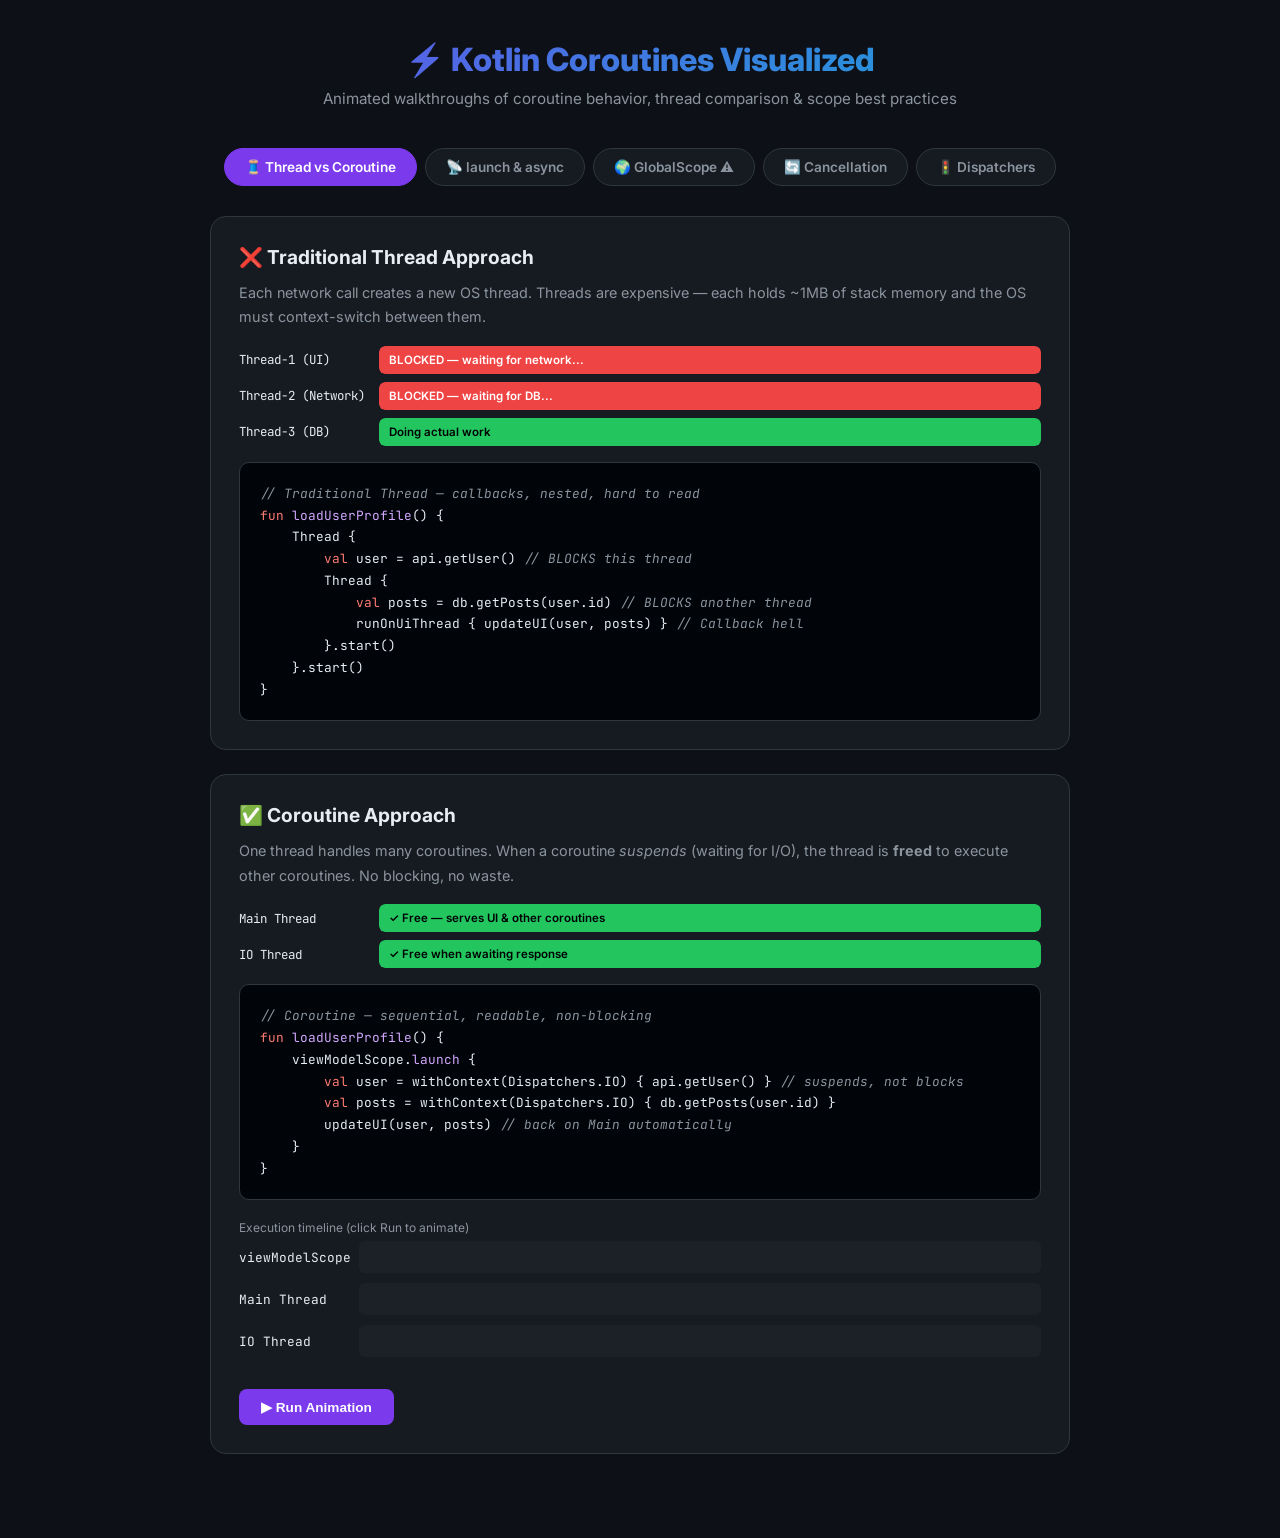
<file: programming-languages/coroutines_visualization.html>
<!DOCTYPE html>
<html lang="en">
<head>
<meta charset="UTF-8">
<meta name="viewport" content="width=device-width, initial-scale=1.0">
<title>Kotlin Coroutines Visualized</title>
<link href="https://fonts.googleapis.com/css2?family=JetBrains+Mono:wght@400;700&family=Inter:wght@300;400;600;700;800&display=swap" rel="stylesheet">
<style>
  :root {
    --bg: #0d1117; --surface: #161b22; --border: #30363d;
    --accent: #7c3aed; --accent2: #06b6d4; --accent3: #f59e0b;
    --danger: #ef4444; --success: #22c55e;
    --text: #e6edf3; --muted: #8b949e;
  }
  * { margin:0; padding:0; box-sizing:border-box; }
  body { font-family:'Inter',sans-serif; background:var(--bg); color:var(--text); overflow-x:hidden; }
  h1 { text-align:center; padding:40px 20px 10px; font-size:2rem; font-weight:800; background:linear-gradient(135deg,#7c3aed,#06b6d4); -webkit-background-clip:text; -webkit-text-fill-color:transparent; }
  .subtitle { text-align:center; color:var(--muted); margin-bottom:40px; font-size:0.95rem; }

  .tabs { display:flex; justify-content:center; gap:8px; flex-wrap:wrap; padding:0 20px 30px; }
  .tab { padding:10px 20px; border:1px solid var(--border); border-radius:50px; cursor:pointer; font-size:0.85rem; font-weight:600; transition:all .3s; background:var(--surface); color:var(--muted); }
  .tab.active { background:var(--accent); border-color:var(--accent); color:#fff; }

  .scene { display:none; max-width:900px; margin:0 auto; padding:0 20px 60px; }
  .scene.active { display:block; }

  .card { background:var(--surface); border:1px solid var(--border); border-radius:16px; padding:28px; margin-bottom:24px; }
  .card h2 { font-size:1.2rem; font-weight:700; margin-bottom:12px; }
  .card p { color:var(--muted); font-size:0.9rem; line-height:1.7; }

  /* Timeline */
  .timeline { position:relative; margin:20px 0; }
  .tl-label { font-size:0.75rem; color:var(--muted); margin-bottom:6px; }
  .tl-row { display:flex; align-items:center; gap:10px; margin-bottom:10px; }
  .tl-name { font-size:0.8rem; width:110px; flex-shrink:0; color:var(--text); font-family:'JetBrains Mono',monospace; }
  .tl-track { flex:1; background:#1c2128; border-radius:6px; height:32px; position:relative; overflow:hidden; }
  .tl-block { position:absolute; top:4px; height:24px; border-radius:4px; display:flex; align-items:center; padding:0 8px; font-size:0.72rem; font-weight:600; white-space:nowrap; opacity:0; }
  .tl-block.animate { animation:slide-in .6s ease forwards; }
  @keyframes slide-in { from{opacity:0;transform:scaleX(0);transform-origin:left} to{opacity:1;transform:scaleX(1)} }

  .block-main { background:#7c3aed; color:#fff; }
  .block-io { background:#06b6d4; color:#000; }
  .block-suspend { background:#1c2128; border:1px dashed #30363d; color:var(--muted); }
  .block-danger { background:#ef4444; color:#fff; }
  .block-thread { background:#f59e0b; color:#000; }

  /* Code */
  pre { background:#010409; border:1px solid var(--border); border-radius:10px; padding:20px; overflow-x:auto; font-family:'JetBrains Mono',monospace; font-size:0.8rem; line-height:1.7; }
  .kw { color:#ff7b72; } .fn { color:#d2a8ff; } .str { color:#a5d6ff; }
  .cm { color:#8b949e; font-style:italic; } .tp { color:#ffa657; }

  /* Comparison */
  .compare-grid { display:grid; grid-template-columns:1fr 1fr; gap:16px; }
  @media(max-width:640px){ .compare-grid{grid-template-columns:1fr;} }
  .compare-card { border-radius:12px; padding:20px; }
  .compare-card.bad { background:#1a0a0a; border:1px solid #ef4444; }
  .compare-card.good { background:#0a1a0a; border:1px solid #22c55e; }
  .compare-card h3 { font-size:1rem; font-weight:700; margin-bottom:10px; }
  .compare-card.bad h3 { color:#ef4444; }
  .compare-card.good h3 { color:#22c55e; }

  /* Scope danger */
  .leak-box { border:2px solid var(--danger); border-radius:12px; padding:20px; margin:16px 0; position:relative; }
  .leak-badge { position:absolute; top:-12px; left:16px; background:var(--danger); color:#fff; padding:2px 12px; border-radius:20px; font-size:0.75rem; font-weight:700; }
  .scope-good { border:2px solid var(--success); border-radius:12px; padding:20px; margin:16px 0; position:relative; }
  .scope-badge { position:absolute; top:-12px; left:16px; background:var(--success); color:#000; padding:2px 12px; border-radius:20px; font-size:0.75rem; font-weight:700; }

  /* Animated thread blocks */
  .thread-vis { display:flex; flex-direction:column; gap:8px; margin:16px 0; }
  .thread-row { display:flex; align-items:center; gap:10px; }
  .thread-label { font-size:0.78rem; font-family:'JetBrains Mono',monospace; width:130px; flex-shrink:0; }
  .thread-bar { flex:1; height:28px; background:#1c2128; border-radius:6px; overflow:hidden; position:relative; }
  .fill { height:100%; border-radius:6px; display:flex; align-items:center; padding-left:10px; font-size:0.72rem; font-weight:600; }
  .fill-blocked { background:#ef4444; color:#fff; }
  .fill-free { background:#22c55e; color:#000; }

  .btn { display:inline-flex; align-items:center; gap:6px; background:var(--accent); color:#fff; border:none; padding:10px 22px; border-radius:8px; font-size:0.85rem; font-weight:600; cursor:pointer; transition:background .2s; margin-top:12px; }
  .btn:hover { background:#6d28d9; }
  .btn-cyan { background:var(--accent2); color:#000; }
  .btn-cyan:hover { background:#0891b2; }

  /* Steps */
  .step { display:flex; gap:14px; align-items:flex-start; padding:14px 0; border-bottom:1px solid var(--border); }
  .step:last-child { border-bottom:none; }
  .step-num { width:28px; height:28px; border-radius:50%; background:var(--accent); display:flex; align-items:center; justify-content:center; font-size:0.8rem; font-weight:700; flex-shrink:0; }
  .step-body { font-size:0.88rem; line-height:1.6; }
  .step-body strong { color:var(--accent2); }

  .pill { display:inline-block; padding:2px 10px; border-radius:20px; font-size:0.75rem; font-weight:700; margin:0 3px; }
  .pill-purple { background:#7c3aed22; color:#a78bfa; border:1px solid #7c3aed; }
  .pill-cyan { background:#06b6d422; color:#67e8f9; border:1px solid #06b6d4; }
  .pill-red { background:#ef444422; color:#fca5a5; border:1px solid #ef4444; }
  .pill-green { background:#22c55e22; color:#86efac; border:1px solid #22c55e; }

  .running-dot { display:inline-block; width:8px; height:8px; border-radius:50%; margin-right:6px; animation:pulse 1s infinite; }
  @keyframes pulse { 0%,100%{opacity:1}50%{opacity:.3} }
</style>
</head>
<body>

<h1>⚡ Kotlin Coroutines Visualized</h1>
<p class="subtitle">Animated walkthroughs of coroutine behavior, thread comparison & scope best practices</p>

<div class="tabs">
  <div class="tab active" onclick="show(0)">🧵 Thread vs Coroutine</div>
  <div class="tab" onclick="show(1)">📡 launch &amp; async</div>
  <div class="tab" onclick="show(2)">🌍 GlobalScope ⚠️</div>
  <div class="tab" onclick="show(3)">🔄 Cancellation</div>
  <div class="tab" onclick="show(4)">🚦 Dispatchers</div>
</div>

<!-- SCENE 0: Thread vs Coroutine -->
<div class="scene active" id="scene0">
  <div class="card">
    <h2>❌ Traditional Thread Approach</h2>
    <p>Each network call creates a new OS thread. Threads are expensive — each holds ~1MB of stack memory and the OS must context-switch between them.</p>
    <div class="thread-vis">
      <div class="thread-row"><div class="thread-label">Thread-1 (UI)</div><div class="thread-bar"><div class="fill fill-blocked" style="width:100%">BLOCKED — waiting for network...</div></div></div>
      <div class="thread-row"><div class="thread-label">Thread-2 (Network)</div><div class="thread-bar"><div class="fill fill-blocked" style="width:100%">BLOCKED — waiting for DB...</div></div></div>
      <div class="thread-row"><div class="thread-label">Thread-3 (DB)</div><div class="thread-bar"><div class="fill fill-free" style="width:100%">Doing actual work</div></div></div>
    </div>
    <pre><span class="cm">// Traditional Thread — callbacks, nested, hard to read</span>
<span class="kw">fun</span> <span class="fn">loadUserProfile</span>() {
    Thread {
        <span class="kw">val</span> user = api.getUser() <span class="cm">// BLOCKS this thread</span>
        Thread {
            <span class="kw">val</span> posts = db.getPosts(user.id) <span class="cm">// BLOCKS another thread</span>
            runOnUiThread { updateUI(user, posts) } <span class="cm">// Callback hell</span>
        }.start()
    }.start()
}</pre>
  </div>

  <div class="card">
    <h2>✅ Coroutine Approach</h2>
    <p>One thread handles many coroutines. When a coroutine <em>suspends</em> (waiting for I/O), the thread is <strong>freed</strong> to execute other coroutines. No blocking, no waste.</p>
    <div class="thread-vis">
      <div class="thread-row"><div class="thread-label">Main Thread</div><div class="thread-bar"><div class="fill fill-free" style="width:100%">✓ Free — serves UI & other coroutines</div></div></div>
      <div class="thread-row"><div class="thread-label">IO Thread</div><div class="thread-bar"><div class="fill fill-free" style="width:100%">✓ Free when awaiting response</div></div></div>
    </div>
    <pre><span class="cm">// Coroutine — sequential, readable, non-blocking</span>
<span class="kw">fun</span> <span class="fn">loadUserProfile</span>() {
    viewModelScope.<span class="fn">launch</span> {
        <span class="kw">val</span> user = withContext(Dispatchers.IO) { api.getUser() } <span class="cm">// suspends, not blocks</span>
        <span class="kw">val</span> posts = withContext(Dispatchers.IO) { db.getPosts(user.id) }
        updateUI(user, posts) <span class="cm">// back on Main automatically</span>
    }
}</pre>

    <div class="timeline" id="tl0">
      <div class="tl-label">Execution timeline (click Run to animate)</div>
      <div class="tl-row"><div class="tl-name">viewModelScope</div><div class="tl-track"><div class="tl-block block-main" style="left:0;width:100%" id="blk-scope">Coroutine Running</div></div></div>
      <div class="tl-row"><div class="tl-name">Main Thread</div><div class="tl-track"><div class="tl-block block-main" style="left:0;width:20%" id="blk-main1">launch</div><div class="tl-block block-suspend" style="left:21%;width:55%" id="blk-main2">🔄 suspended (IO work)</div><div class="tl-block block-main" style="left:77%;width:23%" id="blk-main3">updateUI</div></div></div>
      <div class="tl-row"><div class="tl-name">IO Thread</div><div class="tl-track"><div class="tl-block block-io" style="left:21%;width:55%" id="blk-io">api + db work</div></div></div>
    </div>
    <button class="btn" onclick="animateTL()">▶ Run Animation</button>
  </div>
</div>

<!-- SCENE 1: launch vs async -->
<div class="scene" id="scene1">
  <div class="card">
    <h2>🚀 launch — Fire and Forget</h2>
    <p>Returns a <span class="pill pill-purple">Job</span>. No result. Exceptions propagate immediately to the scope.</p>
    <pre><span class="kw">val</span> job: <span class="tp">Job</span> = viewModelScope.<span class="fn">launch</span> {
    analyticsService.<span class="fn">logEvent</span>(<span class="str">"screen_open"</span>)
    <span class="cm">// returns nothing — fire and forget</span>
}

<span class="cm">// You can cancel it</span>
job.<span class="fn">cancel</span>()</pre>
    <div class="steps">
      <div class="step"><div class="step-num">1</div><div class="step-body">Coroutine starts immediately in <strong>viewModelScope</strong></div></div>
      <div class="step"><div class="step-num">2</div><div class="step-body">Executes <strong>logEvent()</strong> — suspends if needed</div></div>
      <div class="step"><div class="step-num">3</div><div class="step-body">Completes. Returns <strong>Job</strong> that you can <strong>.cancel()</strong></div></div>
    </div>
  </div>
  <div class="card">
    <h2>⚡ async — Concurrent Result</h2>
    <p>Returns a <span class="pill pill-cyan">Deferred&lt;T&gt;</span>. Call <code>.await()</code> to get the result. Best for parallel operations.</p>
    <pre><span class="cm">// Fetch two APIs concurrently — much faster than sequential</span>
viewModelScope.<span class="fn">launch</span> {
    <span class="kw">val</span> userDeferred = <span class="fn">async</span>(Dispatchers.IO) { api.<span class="fn">getUser</span>() }
    <span class="kw">val</span> postsDeferred = <span class="fn">async</span>(Dispatchers.IO) { api.<span class="fn">getPosts</span>() }

    <span class="cm">// Both run in parallel — total time = max(user, posts), not sum</span>
    <span class="kw">val</span> user = userDeferred.<span class="fn">await</span>()
    <span class="kw">val</span> posts = postsDeferred.<span class="fn">await</span>()
    updateUI(user, posts)
}</pre>
    <div class="timeline">
      <div class="tl-row"><div class="tl-name">async userDeferred</div><div class="tl-track"><div class="tl-block block-io animate" style="left:0;width:60%;animation-delay:.2s">api.getUser() — 600ms</div></div></div>
      <div class="tl-row"><div class="tl-name">async postsDeferred</div><div class="tl-track"><div class="tl-block block-accent2 animate" style="left:0;width:40%;animation-delay:.4s;background:#f59e0b;color:#000">api.getPosts() — 400ms</div></div></div>
      <div class="tl-row"><div class="tl-name">await both</div><div class="tl-track"><div class="tl-block block-main animate" style="left:61%;width:39%;animation-delay:1s">updateUI</div></div></div>
    </div>
    <p style="color:var(--success);font-size:0.85rem;margin-top:8px">✓ Total time: ~600ms (parallel) vs 1000ms (sequential)</p>
  </div>
</div>

<!-- SCENE 2: GlobalScope -->
<div class="scene" id="scene2">
  <div class="card">
    <h2 style="color:var(--danger)">⚠️ Why GlobalScope is Dangerous</h2>
    <p>GlobalScope lives for the <strong>entire app lifetime</strong>. It is not tied to any component's lifecycle, causing memory leaks and zombie coroutines.</p>

    <div class="leak-box">
      <div class="leak-badge">⛔ MEMORY LEAK</div>
      <pre><span class="cm">// User opens UserActivity → coroutine starts</span>
<span class="kw">class</span> <span class="tp">UserActivity</span> : AppCompatActivity() {
    <span class="kw">override fun</span> <span class="fn">onCreate</span>(...) {
        GlobalScope.<span class="fn">launch</span> {  <span class="cm">// ⚠️ NOT tied to Activity lifecycle</span>
            <span class="kw">val</span> data = api.<span class="fn">getHeavyData</span>() <span class="cm">// Takes 10 seconds</span>
            updateUI(data) <span class="cm">// ⚠️ Activity may be dead here!</span>
        }
    }
}
<span class="cm">// User presses back → Activity destroyed</span>
<span class="cm">// GlobalScope coroutine KEEPS RUNNING for 10 more seconds 💀</span>
<span class="cm">// Then crashes trying to update a dead UI reference</span></pre>
    </div>

    <div class="scope-good">
      <div class="scope-badge">✅ CORRECT</div>
      <pre><span class="kw">class</span> <span class="tp">UserActivity</span> : AppCompatActivity() {
    <span class="kw">override fun</span> <span class="fn">onCreate</span>(...) {
        lifecycleScope.<span class="fn">launch</span> {  <span class="cm">// ✅ Tied to Activity lifecycle</span>
            <span class="kw">val</span> data = api.<span class="fn">getHeavyData</span>()
            updateUI(data) <span class="cm">// ✅ Safe — auto-cancelled if Activity dies</span>
        }
    }
}
<span class="cm">// User presses back → Activity destroyed → coroutine CANCELLED ✅</span></pre>
    </div>

    <div class="compare-grid" style="margin-top:20px">
      <div class="compare-card bad">
        <h3>⛔ GlobalScope</h3>
        <ul style="font-size:0.85rem;color:var(--muted);line-height:2;padding-left:16px">
          <li>Lives for the full app lifetime</li>
          <li>Not cancelled on back press</li>
          <li>Causes memory leaks</li>
          <li>Can crash destroyed UI</li>
          <li>Impossible to unit test</li>
        </ul>
      </div>
      <div class="compare-card good">
        <h3>✅ Structured Scopes</h3>
        <ul style="font-size:0.85rem;color:var(--muted);line-height:2;padding-left:16px">
          <li><code>viewModelScope</code> — tied to ViewModel</li>
          <li><code>lifecycleScope</code> — tied to Activity/Fragment</li>
          <li>Auto-cancelled when owner dies</li>
          <li>Zero memory leaks</li>
          <li>Easily testable with TestScope</li>
        </ul>
      </div>
    </div>
  </div>
</div>

<!-- SCENE 3: Cancellation -->
<div class="scene" id="scene3">
  <div class="card">
    <h2>🔄 Cooperative Cancellation</h2>
    <p>Cancellation in coroutines is <strong>cooperative</strong>. A coroutine must periodically check if it's been cancelled. Suspension points (like <code>delay</code>) check automatically.</p>
    <pre><span class="kw">val</span> job = viewModelScope.<span class="fn">launch</span> {
    <span class="kw">for</span> (i <span class="kw">in</span> 1..100) {
        <span class="cm">// ✅ isActive check — cooperative with cancellation</span>
        <span class="kw">if</span> (!isActive) <span class="kw">return</span>@launch

        processChunk(i) <span class="cm">// heavy CPU work</span>
    }
}

<span class="cm">// Later — user navigates away</span>
job.<span class="fn">cancel</span>() <span class="cm">// signals cancellation — coroutine will stop at next isActive check</span></pre>

    <div class="steps">
      <div class="step"><div class="step-num">1</div><div class="step-body"><strong>job.cancel()</strong> is called — sets cancellation flag on the Job</div></div>
      <div class="step"><div class="step-num">2</div><div class="step-body">Next <strong>suspension point</strong> (delay, yield, withContext) throws <strong>CancellationException</strong></div></div>
      <div class="step"><div class="step-num">3</div><div class="step-body">For CPU loops, check <strong>isActive</strong> manually — it's cooperative, not forced</div></div>
      <div class="step"><div class="step-num">4</div><div class="step-body"><strong>try/finally</strong> still runs — you can clean up resources safely</div></div>
    </div>

    <pre style="margin-top:16px"><span class="cm">// Always wrap in try/finally for cleanup</span>
viewModelScope.<span class="fn">launch</span> {
    <span class="kw">try</span> {
        <span class="fn">delay</span>(5000) <span class="cm">// auto-checks cancellation here</span>
        updateUI()
    } <span class="kw">finally</span> {
        <span class="cm">// ✅ This always runs — close streams, hide loaders etc.</span>
        hideLoadingSpinner()
    }
}</pre>
  </div>
</div>

<!-- SCENE 4: Dispatchers -->
<div class="scene" id="scene4">
  <div class="card">
    <h2>🚦 Dispatchers — Where Coroutines Run</h2>
    <div class="steps">
      <div class="step">
        <div class="step-num" style="background:#7c3aed">M</div>
        <div class="step-body">
          <strong>Dispatchers.Main</strong> — UI thread only<br>
          <span style="color:var(--muted)">Use for: updating views, observing StateFlow, Compose recompositions</span>
        </div>
      </div>
      <div class="step">
        <div class="step-num" style="background:#06b6d4;color:#000">IO</div>
        <div class="step-body">
          <strong>Dispatchers.IO</strong> — thread pool (up to 64 threads)<br>
          <span style="color:var(--muted)">Use for: Retrofit calls, Room queries, file read/write, SharedPrefs</span>
        </div>
      </div>
      <div class="step">
        <div class="step-num" style="background:#f59e0b;color:#000">D</div>
        <div class="step-body">
          <strong>Dispatchers.Default</strong> — CPU thread pool (= CPU core count)<br>
          <span style="color:var(--muted)">Use for: JSON parsing, image processing, sorting large lists</span>
        </div>
      </div>
      <div class="step">
        <div class="step-num" style="background:#22c55e;color:#000">U</div>
        <div class="step-body">
          <strong>Dispatchers.Unconfined</strong> — runs in caller's thread (testing only)<br>
          <span style="color:var(--muted)">Avoid in production — unpredictable thread behavior</span>
        </div>
      </div>
    </div>

    <pre style="margin-top:16px"><span class="cm">// Pattern: start on Main, switch to IO, return to Main</span>
viewModelScope.<span class="fn">launch</span> {                  <span class="cm">// starts on Main</span>
    showLoading()                              <span class="cm">// Main — updates UI</span>

    <span class="kw">val</span> result = withContext(Dispatchers.IO) {
        repository.<span class="fn">fetchData</span>()              <span class="cm">// IO — network call</span>
    }                                          <span class="cm">// automatically back on Main</span>

    hideLoading()                              <span class="cm">// Main — updates UI</span>
    render(result)
}</pre>
    <p style="color:var(--success);font-size:0.85rem;margin-top:12px">✓ <code>withContext</code> automatically restores the original dispatcher after the block finishes.</p>
  </div>
</div>

<script>
function show(n) {
  document.querySelectorAll('.scene').forEach((s,i) => s.classList.toggle('active', i===n));
  document.querySelectorAll('.tab').forEach((t,i) => t.classList.toggle('active', i===n));
}

function animateTL() {
  const ids = ['blk-scope','blk-main1','blk-main2','blk-main3','blk-io'];
  const delays = [0, 100, 500, 1400, 500];
  ids.forEach((id, i) => {
    const el = document.getElementById(id);
    if (!el) return;
    el.classList.remove('animate');
    void el.offsetWidth;
    setTimeout(() => el.classList.add('animate'), delays[i]);
  });
}
</script>
</body>
</html>
</file>
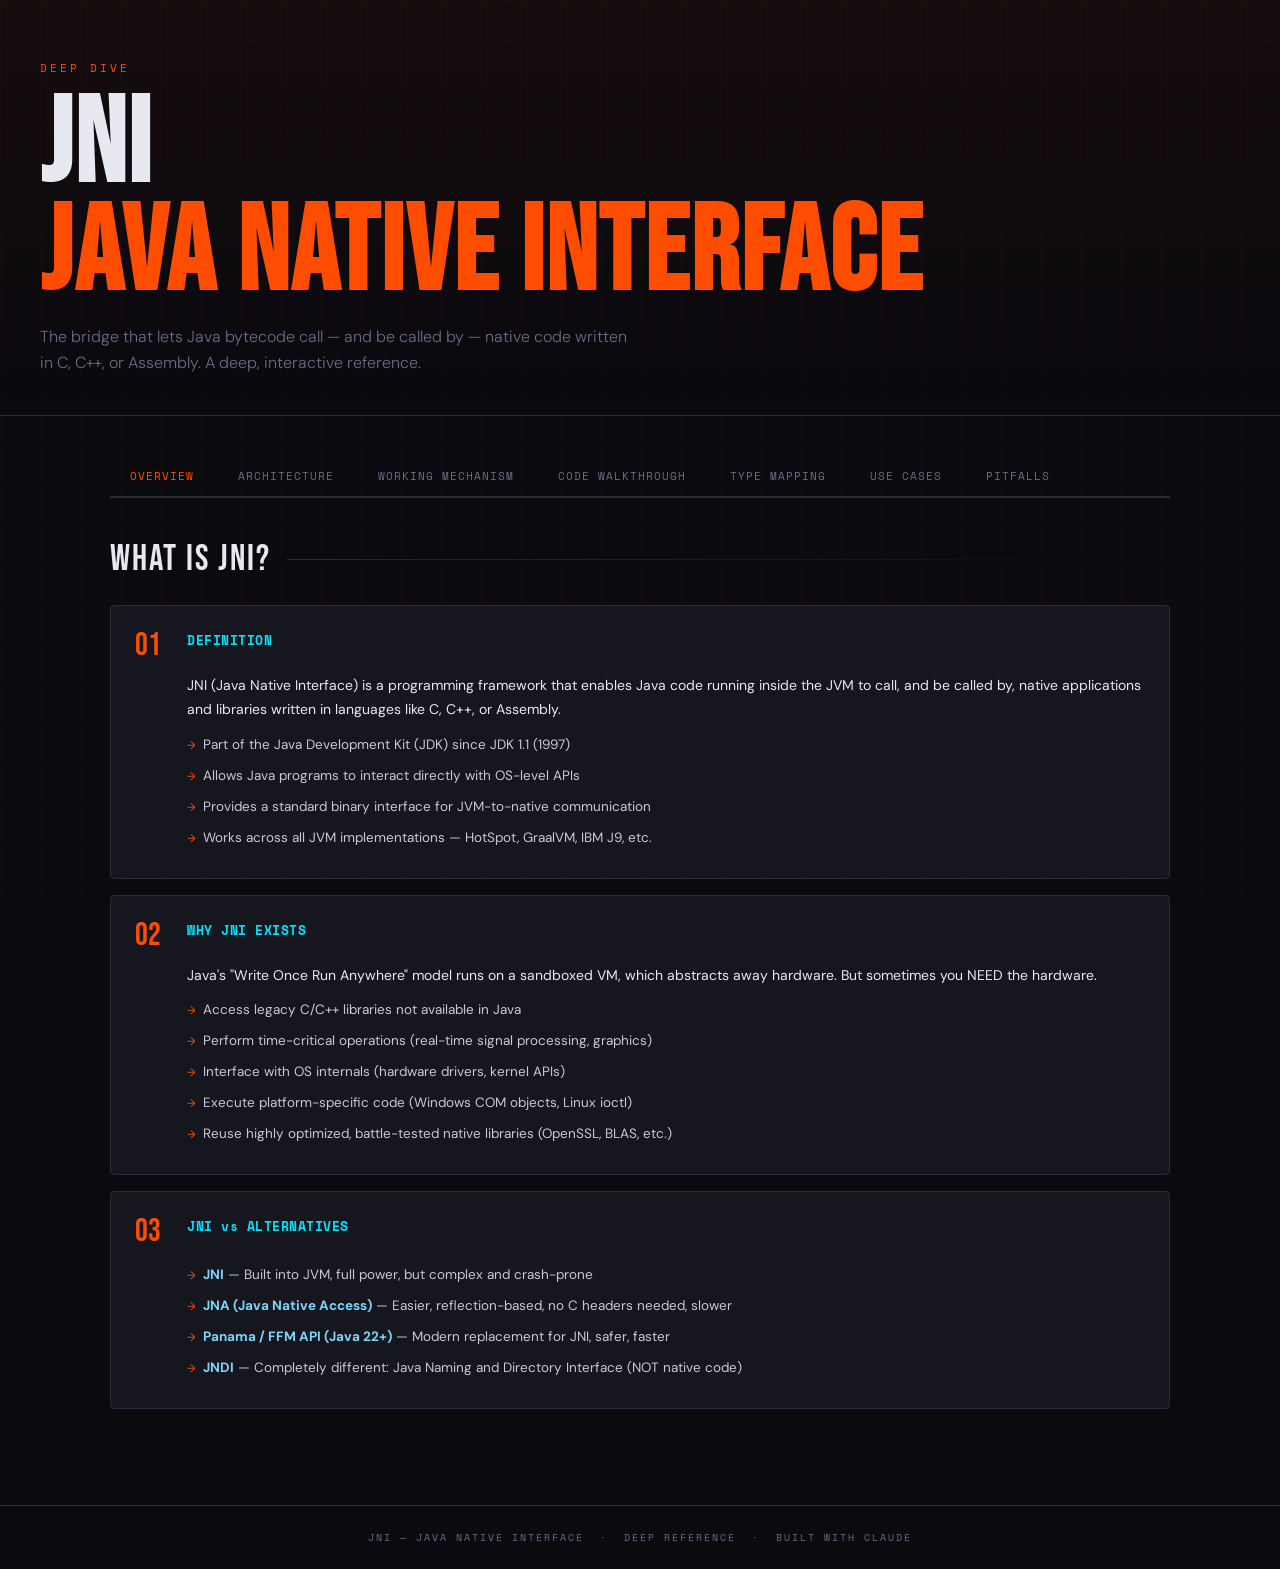
<file: programming-languages/jni.html>
<!DOCTYPE html>
<html lang="en">
<head>
<meta charset="UTF-8">
<meta name="viewport" content="width=device-width, initial-scale=1.0">
<title>JNI — Java Native Interface</title>
<link href="https://fonts.googleapis.com/css2?family=Space+Mono:wght@400;700&family=Bebas+Neue&family=DM+Sans:wght@300;400;500&display=swap" rel="stylesheet">
<style>
  :root {
    --bg: #0a0a0f;
    --surface: #111118;
    --card: #16161f;
    --border: #2a2a3a;
    --accent: #ff4d00;
    --accent2: #00e5ff;
    --accent3: #b8ff57;
    --text: #e8e8f0;
    --muted: #6b6b88;
    --java: #f89820;
    --c: #00aaff;
    --jvm: #b8ff57;
  }

  * { margin: 0; padding: 0; box-sizing: border-box; }

  body {
    background: var(--bg);
    color: var(--text);
    font-family: 'DM Sans', sans-serif;
    min-height: 100vh;
    overflow-x: hidden;
  }

  /* Grid background */
  body::before {
    content: '';
    position: fixed;
    inset: 0;
    background-image:
      linear-gradient(rgba(255,77,0,0.03) 1px, transparent 1px),
      linear-gradient(90deg, rgba(255,77,0,0.03) 1px, transparent 1px);
    background-size: 40px 40px;
    pointer-events: none;
    z-index: 0;
  }

  header {
    position: relative;
    z-index: 2;
    padding: 60px 40px 40px;
    border-bottom: 1px solid var(--border);
    background: linear-gradient(180deg, rgba(255,77,0,0.05) 0%, transparent 100%);
  }

  .tag {
    font-family: 'Space Mono', monospace;
    font-size: 11px;
    color: var(--accent);
    letter-spacing: 3px;
    text-transform: uppercase;
    margin-bottom: 16px;
    display: block;
  }

  h1 {
    font-family: 'Bebas Neue', sans-serif;
    font-size: clamp(56px, 10vw, 120px);
    line-height: 0.9;
    letter-spacing: 2px;
    color: var(--text);
    margin-bottom: 8px;
  }

  h1 span {
    color: var(--accent);
    display: block;
  }

  .subtitle {
    font-size: 16px;
    color: var(--muted);
    font-weight: 300;
    margin-top: 16px;
    max-width: 600px;
    line-height: 1.6;
  }

  .main {
    position: relative;
    z-index: 2;
    max-width: 1100px;
    margin: 0 auto;
    padding: 40px 20px 80px;
  }

  /* Tab navigation */
  .tabs {
    display: flex;
    gap: 4px;
    border-bottom: 2px solid var(--border);
    margin-bottom: 40px;
    overflow-x: auto;
    padding-bottom: 0;
  }

  .tab {
    font-family: 'Space Mono', monospace;
    font-size: 11px;
    letter-spacing: 1px;
    padding: 12px 20px;
    cursor: pointer;
    border: none;
    background: transparent;
    color: var(--muted);
    text-transform: uppercase;
    white-space: nowrap;
    position: relative;
    transition: color 0.2s;
    border-bottom: 2px solid transparent;
    margin-bottom: -2px;
  }

  .tab:hover { color: var(--text); }
  .tab.active {
    color: var(--accent);
    border-bottom-color: var(--accent);
  }

  /* Panels */
  .panel { display: none; animation: fadeIn 0.3s ease; }
  .panel.active { display: block; }

  @keyframes fadeIn {
    from { opacity: 0; transform: translateY(8px); }
    to { opacity: 1; transform: translateY(0); }
  }

  /* Section headers */
  .section-title {
    font-family: 'Bebas Neue', sans-serif;
    font-size: 36px;
    letter-spacing: 2px;
    margin-bottom: 24px;
    display: flex;
    align-items: center;
    gap: 16px;
  }

  .section-title::after {
    content: '';
    flex: 1;
    height: 1px;
    background: linear-gradient(90deg, var(--border), transparent);
  }

  /* Cards */
  .card {
    background: var(--card);
    border: 1px solid var(--border);
    border-radius: 4px;
    padding: 24px;
    margin-bottom: 16px;
    transition: border-color 0.2s;
  }

  .card:hover { border-color: rgba(255,77,0,0.3); }

  .card-header {
    display: flex;
    align-items: flex-start;
    gap: 16px;
    margin-bottom: 12px;
  }

  .step-num {
    font-family: 'Bebas Neue', sans-serif;
    font-size: 32px;
    color: var(--accent);
    line-height: 1;
    min-width: 36px;
  }

  .card-title {
    font-family: 'Space Mono', monospace;
    font-size: 13px;
    font-weight: 700;
    color: var(--accent2);
    margin-bottom: 6px;
    letter-spacing: 0.5px;
  }

  .card-body {
    font-size: 14px;
    color: var(--text);
    line-height: 1.7;
    padding-left: 52px;
  }

  .card-body ul {
    list-style: none;
    margin-top: 8px;
  }

  .card-body ul li {
    padding: 4px 0;
    padding-left: 16px;
    position: relative;
    color: #c8c8d8;
    font-size: 13.5px;
  }

  .card-body ul li::before {
    content: '→';
    position: absolute;
    left: 0;
    color: var(--accent);
    font-size: 11px;
    top: 6px;
  }

  /* Architecture diagram */
  .arch-diagram {
    background: var(--card);
    border: 1px solid var(--border);
    border-radius: 4px;
    padding: 32px;
    margin-bottom: 32px;
    position: relative;
    overflow: hidden;
  }

  .arch-layers {
    display: flex;
    flex-direction: column;
    gap: 12px;
    max-width: 700px;
    margin: 0 auto;
  }

  .layer {
    border-radius: 4px;
    padding: 16px 24px;
    display: flex;
    align-items: center;
    gap: 16px;
    position: relative;
    cursor: pointer;
    transition: transform 0.2s, box-shadow 0.2s;
  }

  .layer:hover {
    transform: translateX(4px);
    box-shadow: -3px 0 0 var(--accent);
  }

  .layer.java-layer { background: rgba(248,152,32,0.12); border: 1px solid rgba(248,152,32,0.3); }
  .layer.jni-layer { background: rgba(255,77,0,0.18); border: 2px solid var(--accent); }
  .layer.native-layer { background: rgba(0,229,255,0.08); border: 1px solid rgba(0,229,255,0.3); }
  .layer.os-layer { background: rgba(184,255,87,0.06); border: 1px solid rgba(184,255,87,0.2); }

  .layer-icon { font-size: 24px; }
  .layer-name {
    font-family: 'Bebas Neue', sans-serif;
    font-size: 20px;
    letter-spacing: 1px;
  }
  .layer-desc {
    font-family: 'Space Mono', monospace;
    font-size: 10px;
    color: var(--muted);
    letter-spacing: 1px;
  }

  .layer.java-layer .layer-name { color: var(--java); }
  .layer.jni-layer .layer-name { color: var(--accent); }
  .layer.native-layer .layer-name { color: var(--c); }
  .layer.os-layer .layer-name { color: var(--jvm); }

  .arrow-connector {
    text-align: center;
    color: var(--muted);
    font-size: 20px;
    margin: -4px 0;
  }

  /* Code blocks */
  .code-block {
    background: #0d0d14;
    border: 1px solid var(--border);
    border-radius: 4px;
    overflow: hidden;
    margin: 16px 0;
  }

  .code-header {
    display: flex;
    align-items: center;
    justify-content: space-between;
    padding: 8px 16px;
    background: var(--card);
    border-bottom: 1px solid var(--border);
    font-family: 'Space Mono', monospace;
    font-size: 10px;
    color: var(--muted);
    letter-spacing: 1px;
    text-transform: uppercase;
  }

  .lang-badge {
    background: var(--accent);
    color: white;
    padding: 2px 8px;
    border-radius: 2px;
    font-size: 9px;
  }

  .lang-badge.c { background: var(--c); }
  .lang-badge.sh { background: var(--jvm); color: #000; }

  pre {
    padding: 20px;
    overflow-x: auto;
    font-family: 'Space Mono', monospace;
    font-size: 12px;
    line-height: 1.8;
    color: #c8c8d8;
  }

  .kw { color: #ff7b7b; }
  .type { color: var(--java); }
  .fn { color: #7dd6f9; }
  .str { color: #98d9a0; }
  .cm { color: var(--muted); font-style: italic; }
  .num { color: #b8ff57; }

  /* Flow steps */
  .flow-grid {
    display: grid;
    grid-template-columns: repeat(auto-fit, minmax(300px, 1fr));
    gap: 16px;
    margin-bottom: 32px;
  }

  .flow-card {
    background: var(--card);
    border: 1px solid var(--border);
    border-radius: 4px;
    padding: 20px;
    position: relative;
    overflow: hidden;
    cursor: pointer;
    transition: all 0.2s;
  }

  .flow-card::before {
    content: '';
    position: absolute;
    top: 0; left: 0; right: 0;
    height: 2px;
    background: var(--accent);
    transform: scaleX(0);
    transform-origin: left;
    transition: transform 0.3s;
  }

  .flow-card:hover::before { transform: scaleX(1); }
  .flow-card:hover { border-color: rgba(255,77,0,0.2); }

  .flow-num {
    font-family: 'Bebas Neue', sans-serif;
    font-size: 48px;
    color: rgba(255,77,0,0.15);
    line-height: 1;
    margin-bottom: 8px;
  }

  .flow-title {
    font-family: 'Space Mono', monospace;
    font-size: 12px;
    font-weight: 700;
    color: var(--accent2);
    margin-bottom: 8px;
    letter-spacing: 0.5px;
  }

  .flow-text { font-size: 13px; color: #a8a8c0; line-height: 1.6; }

  /* Use cases */
  .use-cases {
    display: grid;
    grid-template-columns: repeat(auto-fit, minmax(240px, 1fr));
    gap: 16px;
  }

  .use-card {
    background: var(--card);
    border: 1px solid var(--border);
    border-radius: 4px;
    padding: 20px;
    transition: all 0.2s;
  }

  .use-card:hover {
    background: rgba(255,77,0,0.05);
    border-color: rgba(255,77,0,0.3);
  }

  .use-icon { font-size: 28px; margin-bottom: 12px; }
  .use-title {
    font-family: 'Space Mono', monospace;
    font-size: 12px;
    font-weight: 700;
    margin-bottom: 8px;
    color: var(--text);
    letter-spacing: 0.5px;
  }
  .use-text { font-size: 13px; color: var(--muted); line-height: 1.5; }

  /* Pitfalls */
  .pitfall {
    background: rgba(255,77,0,0.05);
    border: 1px solid rgba(255,77,0,0.2);
    border-left: 3px solid var(--accent);
    border-radius: 4px;
    padding: 16px 20px;
    margin-bottom: 12px;
  }

  .pitfall-title {
    font-family: 'Space Mono', monospace;
    font-size: 12px;
    font-weight: 700;
    color: var(--accent);
    margin-bottom: 6px;
  }

  .pitfall-text { font-size: 13px; color: #b0b0c8; line-height: 1.6; }

  /* Interactive simulator */
  .simulator {
    background: var(--card);
    border: 1px solid var(--border);
    border-radius: 4px;
    overflow: hidden;
  }

  .sim-header {
    padding: 16px 24px;
    background: rgba(255,77,0,0.08);
    border-bottom: 1px solid var(--border);
    font-family: 'Space Mono', monospace;
    font-size: 11px;
    color: var(--accent);
    letter-spacing: 2px;
    text-transform: uppercase;
  }

  .sim-body { padding: 24px; }

  .sim-steps {
    display: flex;
    gap: 8px;
    margin-bottom: 24px;
    overflow-x: auto;
  }

  .sim-step-btn {
    font-family: 'Space Mono', monospace;
    font-size: 10px;
    padding: 8px 14px;
    border: 1px solid var(--border);
    background: transparent;
    color: var(--muted);
    cursor: pointer;
    border-radius: 2px;
    white-space: nowrap;
    transition: all 0.2s;
  }

  .sim-step-btn.active {
    background: var(--accent);
    border-color: var(--accent);
    color: white;
  }

  .sim-step-btn:hover:not(.active) {
    border-color: var(--accent);
    color: var(--text);
  }

  .sim-content {
    background: #0d0d14;
    border: 1px solid var(--border);
    border-radius: 4px;
    padding: 20px 24px;
    min-height: 180px;
  }

  .sim-step-title {
    font-family: 'Bebas Neue', sans-serif;
    font-size: 26px;
    color: var(--accent);
    letter-spacing: 1px;
    margin-bottom: 8px;
  }

  .sim-step-desc {
    font-size: 13.5px;
    color: #b0b0c8;
    line-height: 1.7;
    margin-bottom: 12px;
  }

  .sim-cmd {
    font-family: 'Space Mono', monospace;
    font-size: 12px;
    color: var(--accent3);
    background: rgba(184,255,87,0.05);
    border: 1px solid rgba(184,255,87,0.15);
    padding: 8px 14px;
    border-radius: 2px;
    display: inline-block;
    margin-top: 4px;
  }

  /* Data types table */
  .table-wrap { overflow-x: auto; margin: 16px 0; }
  table {
    width: 100%;
    border-collapse: collapse;
    font-family: 'Space Mono', monospace;
    font-size: 12px;
  }

  th {
    background: rgba(255,77,0,0.1);
    border: 1px solid var(--border);
    padding: 10px 16px;
    text-align: left;
    color: var(--accent);
    letter-spacing: 1px;
    font-size: 10px;
    text-transform: uppercase;
  }

  td {
    border: 1px solid var(--border);
    padding: 10px 16px;
    color: #c0c0d8;
  }

  tr:hover td { background: rgba(255,255,255,0.02); }

  .jtype { color: var(--java); }
  .ctype { color: var(--c); }
  .jnitype { color: var(--accent2); }

  footer {
    position: relative;
    z-index: 2;
    text-align: center;
    padding: 24px;
    font-family: 'Space Mono', monospace;
    font-size: 10px;
    color: var(--muted);
    border-top: 1px solid var(--border);
    letter-spacing: 2px;
  }
</style>
</head>
<body>

<header>
  <span class="tag">Deep Dive</span>
  <h1>JNI<span>Java Native Interface</span></h1>
  <p class="subtitle">The bridge that lets Java bytecode call — and be called by — native code written in C, C++, or Assembly. A deep, interactive reference.</p>
</header>

<div class="main">

  <!-- TAB NAV -->
  <div class="tabs">
    <button class="tab active" onclick="showPanel('overview', this)">Overview</button>
    <button class="tab" onclick="showPanel('architecture', this)">Architecture</button>
    <button class="tab" onclick="showPanel('mechanism', this)">Working Mechanism</button>
    <button class="tab" onclick="showPanel('code', this)">Code Walkthrough</button>
    <button class="tab" onclick="showPanel('types', this)">Type Mapping</button>
    <button class="tab" onclick="showPanel('usecases', this)">Use Cases</button>
    <button class="tab" onclick="showPanel('pitfalls', this)">Pitfalls</button>
  </div>

  <!-- OVERVIEW -->
  <div id="panel-overview" class="panel active">
    <div class="section-title">What is JNI?</div>

    <div class="card">
      <div class="card-header">
        <div class="step-num">01</div>
        <div>
          <div class="card-title">DEFINITION</div>
        </div>
      </div>
      <div class="card-body">
        JNI (Java Native Interface) is a programming framework that enables Java code running inside the JVM to call, and be called by, native applications and libraries written in languages like C, C++, or Assembly.
        <ul>
          <li>Part of the Java Development Kit (JDK) since JDK 1.1 (1997)</li>
          <li>Allows Java programs to interact directly with OS-level APIs</li>
          <li>Provides a standard binary interface for JVM-to-native communication</li>
          <li>Works across all JVM implementations — HotSpot, GraalVM, IBM J9, etc.</li>
        </ul>
      </div>
    </div>

    <div class="card">
      <div class="card-header">
        <div class="step-num">02</div>
        <div><div class="card-title">WHY JNI EXISTS</div></div>
      </div>
      <div class="card-body">
        Java's "Write Once Run Anywhere" model runs on a sandboxed VM, which abstracts away hardware. But sometimes you NEED the hardware.
        <ul>
          <li>Access legacy C/C++ libraries not available in Java</li>
          <li>Perform time-critical operations (real-time signal processing, graphics)</li>
          <li>Interface with OS internals (hardware drivers, kernel APIs)</li>
          <li>Execute platform-specific code (Windows COM objects, Linux ioctl)</li>
          <li>Reuse highly optimized, battle-tested native libraries (OpenSSL, BLAS, etc.)</li>
        </ul>
      </div>
    </div>

    <div class="card">
      <div class="card-header">
        <div class="step-num">03</div>
        <div><div class="card-title">JNI vs ALTERNATIVES</div></div>
      </div>
      <div class="card-body">
        <ul>
          <li><strong style="color:#7dd6f9">JNI</strong> — Built into JVM, full power, but complex and crash-prone</li>
          <li><strong style="color:#7dd6f9">JNA (Java Native Access)</strong> — Easier, reflection-based, no C headers needed, slower</li>
          <li><strong style="color:#7dd6f9">Panama / FFM API (Java 22+)</strong> — Modern replacement for JNI, safer, faster</li>
          <li><strong style="color:#7dd6f9">JNDI</strong> — Completely different: Java Naming and Directory Interface (NOT native code)</li>
        </ul>
      </div>
    </div>
  </div>

  <!-- ARCHITECTURE -->
  <div id="panel-architecture" class="panel">
    <div class="section-title">Architecture</div>

    <div class="arch-diagram">
      <div style="font-family:'Space Mono',monospace;font-size:10px;color:var(--muted);letter-spacing:2px;margin-bottom:20px;text-align:center;text-transform:uppercase;">JNI Layer Stack — Click any layer</div>
      <div class="arch-layers">
        <div class="layer java-layer" onclick="showLayerInfo('java')">
          <div class="layer-icon">☕</div>
          <div>
            <div class="layer-name">Java Application Layer</div>
            <div class="layer-desc">MyClass.java · javac · .class bytecode · native keyword</div>
          </div>
        </div>
        <div class="arrow-connector">⬇ JNI Call ⬆</div>
        <div class="layer jni-layer" onclick="showLayerInfo('jni')">
          <div class="layer-icon">⚡</div>
          <div>
            <div class="layer-name">JNI Bridge Layer</div>
            <div class="layer-desc">JNIEnv* · javah/javac -h · jni.h · Type marshaling</div>
          </div>
        </div>
        <div class="arrow-connector">⬇ dlopen / LoadLibrary ⬆</div>
        <div class="layer native-layer" onclick="showLayerInfo('native')">
          <div class="layer-icon">⚙</div>
          <div>
            <div class="layer-name">Native Library Layer</div>
            <div class="layer-desc">libmylib.so / mylib.dll · GCC/Clang/MSVC · .so/.dll/.dylib</div>
          </div>
        </div>
        <div class="arrow-connector">⬇ System Calls ⬆</div>
        <div class="layer os-layer" onclick="showLayerInfo('os')">
          <div class="layer-icon">🖥</div>
          <div>
            <div class="layer-name">Operating System / Hardware</div>
            <div class="layer-desc">Linux / Windows / macOS · CPU · GPU · Kernel APIs</div>
          </div>
        </div>
      </div>
      <div id="layer-info" style="margin-top:20px;padding:16px;background:rgba(255,77,0,0.05);border:1px solid rgba(255,77,0,0.15);border-radius:4px;display:none;font-size:13px;color:#b8b8d0;line-height:1.6;"></div>
    </div>

    <div class="card">
      <div class="card-header">
        <div class="step-num">KEY</div>
        <div><div class="card-title">CORE COMPONENTS</div></div>
      </div>
      <div class="card-body">
        <ul>
          <li><strong style="color:#7dd6f9">JNIEnv*</strong> — Pointer to a JNI function table; every native function receives this as its first argument. It provides ~200 functions for manipulating Java objects from C.</li>
          <li><strong style="color:#7dd6f9">JavaVM*</strong> — Represents the JVM instance itself. Used to attach/detach native threads and to create a JVM from native code (Invocation API).</li>
          <li><strong style="color:#7dd6f9">jni.h</strong> — C header file bundled with the JDK that defines all JNI types, structs, and macros.</li>
          <li><strong style="color:#7dd6f9">native keyword</strong> — Marks a Java method as implemented in native code; no body in Java.</li>
          <li><strong style="color:#7dd6f9">System.loadLibrary()</strong> — Dynamically loads the compiled native shared library at runtime.</li>
          <li><strong style="color:#7dd6f9">Name mangling</strong> — JNI function names follow a strict pattern: Java_packageName_ClassName_methodName</li>
        </ul>
      </div>
    </div>
  </div>

  <!-- MECHANISM -->
  <div id="panel-mechanism" class="panel">
    <div class="section-title">Working Mechanism</div>

    <div class="flow-grid">
      <div class="flow-card">
        <div class="flow-num">01</div>
        <div class="flow-title">DECLARE NATIVE METHOD</div>
        <div class="flow-text">In Java, mark a method with the <code style="color:var(--accent)">native</code> keyword and no body. This tells the JVM that the implementation lives outside the JVM in a native shared library.</div>
      </div>
      <div class="flow-card">
        <div class="flow-num">02</div>
        <div class="flow-title">COMPILE TO BYTECODE</div>
        <div class="flow-text">Run <code style="color:var(--accent)">javac</code> normally. The .class file contains the native method signature but no bytecode body for it — just a flag indicating it's native.</div>
      </div>
      <div class="flow-card">
        <div class="flow-num">03</div>
        <div class="flow-title">GENERATE C HEADER</div>
        <div class="flow-text">Run <code style="color:var(--accent)">javac -h .</code> (or legacy <code style="color:var(--accent)">javah</code>) to auto-generate a .h header file declaring the exact C function signatures with mangled names.</div>
      </div>
      <div class="flow-card">
        <div class="flow-num">04</div>
        <div class="flow-title">IMPLEMENT IN C/C++</div>
        <div class="flow-text">Write the native function in C/C++ matching the exact signature from the header. Use the <code style="color:var(--accent)">JNIEnv*</code> pointer to interact with Java objects, call Java methods, throw exceptions, etc.</div>
      </div>
      <div class="flow-card">
        <div class="flow-num">05</div>
        <div class="flow-title">COMPILE TO SHARED LIB</div>
        <div class="flow-text">Compile the C code into a platform-specific shared library: <code style="color:var(--accent)">.so</code> on Linux, <code style="color:var(--accent)">.dll</code> on Windows, <code style="color:var(--accent)">.dylib</code> on macOS. Must include JDK's include/ path.</div>
      </div>
      <div class="flow-card">
        <div class="flow-num">06</div>
        <div class="flow-title">LOAD AT RUNTIME</div>
        <div class="flow-text">Java calls <code style="color:var(--accent)">System.loadLibrary("libname")</code> in a static block. The JVM uses OS dynamic linker (dlopen/LoadLibrary) to load the .so/.dll into process memory.</div>
      </div>
      <div class="flow-card">
        <div class="flow-num">07</div>
        <div class="flow-title">SYMBOL RESOLUTION</div>
        <div class="flow-text">When the native method is first called, JVM looks up the mangled symbol in the loaded library. If found, it binds the Java method to that C function address — this is called "linking".</div>
      </div>
      <div class="flow-card">
        <div class="flow-num">08</div>
        <div class="flow-title">CALL DISPATCH</div>
        <div class="flow-text">At the call site, JVM pushes arguments onto the native stack (with type conversion), jumps to the C function, executes it, then marshals the return value back to Java types.</div>
      </div>
    </div>

    <!-- Simulator -->
    <div class="simulator">
      <div class="sim-header">⚡ Interactive Execution Simulator</div>
      <div class="sim-body">
        <div style="font-family:'Space Mono',monospace;font-size:10px;color:var(--muted);margin-bottom:12px;letter-spacing:1px;">STEP THROUGH A JNI CALL:</div>
        <div class="sim-steps">
          <button class="sim-step-btn active" onclick="simStep(0, this)">Java Call</button>
          <button class="sim-step-btn" onclick="simStep(1, this)">JVM Lookup</button>
          <button class="sim-step-btn" onclick="simStep(2, this)">Stack Frame</button>
          <button class="sim-step-btn" onclick="simStep(3, this)">Type Marshal</button>
          <button class="sim-step-btn" onclick="simStep(4, this)">C Execution</button>
          <button class="sim-step-btn" onclick="simStep(5, this)">Return</button>
          <button class="sim-step-btn" onclick="simStep(6, this)">GC Refs</button>
        </div>
        <div class="sim-content" id="sim-content">
          <div class="sim-step-title">JAVA CALL SITE</div>
          <div class="sim-step-desc">Java code invokes a method declared as <code style="color:var(--accent)">native</code>. From the Java developer's perspective, this looks like any other method call. The JVM intercepts it at the bytecode level via the <code style="color:var(--accent)">invokevirtual</code> or <code style="color:var(--accent)">invokestatic</code> opcode — but routes execution differently when the method flag is NATIVE.</div>
          <div class="sim-cmd">int result = myObj.computeNative(42);</div>
        </div>
      </div>
    </div>
  </div>

  <!-- CODE WALKTHROUGH -->
  <div id="panel-code" class="panel">
    <div class="section-title">Code Walkthrough</div>

    <div class="card">
      <div class="card-header">
        <div class="step-num">1</div>
        <div><div class="card-title">JAVA SIDE — DECLARE NATIVE METHOD</div></div>
      </div>
      <div class="card-body">
        <div class="code-block">
          <div class="code-header"><span>HelloJNI.java</span><span class="lang-badge">JAVA</span></div>
          <pre><span class="kw">public class</span> <span class="type">HelloJNI</span> {

    <span class="cm">// Declare native method — no body!</span>
    <span class="kw">public native</span> <span class="type">String</span> <span class="fn">greet</span>(<span class="type">String</span> name);

    <span class="kw">public native int</span> <span class="fn">add</span>(<span class="kw">int</span> a, <span class="kw">int</span> b);

    <span class="cm">// Load the native shared library on class load</span>
    <span class="kw">static</span> {
        System.<span class="fn">loadLibrary</span>(<span class="str">"hello"</span>); <span class="cm">// loads libhello.so / hello.dll</span>
    }

    <span class="kw">public static void</span> <span class="fn">main</span>(<span class="type">String</span>[] args) {
        <span class="type">HelloJNI</span> obj = <span class="kw">new</span> <span class="type">HelloJNI</span>();
        System.out.<span class="fn">println</span>(obj.<span class="fn">greet</span>(<span class="str">"World"</span>));
        System.out.<span class="fn">println</span>(obj.<span class="fn">add</span>(<span class="num">3</span>, <span class="num">4</span>));
    }
}</pre>
        </div>
      </div>
    </div>

    <div class="card">
      <div class="card-header">
        <div class="step-num">2</div>
        <div><div class="card-title">GENERATE HEADER — javac -h</div></div>
      </div>
      <div class="card-body">
        <div class="code-block">
          <div class="code-header"><span>Terminal</span><span class="lang-badge sh">SHELL</span></div>
          <pre>javac -h . HelloJNI.java
<span class="cm"># Generates: HelloJNI.h</span></pre>
        </div>
        <div class="code-block">
          <div class="code-header"><span>HelloJNI.h (auto-generated)</span><span class="lang-badge c">C</span></div>
          <pre><span class="cm">/* DO NOT EDIT THIS FILE - it is machine generated */</span>
<span class="kw">#include</span> <span class="str">&lt;jni.h&gt;</span>

<span class="cm">/* Name mangling: Java_ClassName_methodName */</span>
JNIEXPORT <span class="type">jstring</span> JNICALL
<span class="fn">Java_HelloJNI_greet</span>(<span class="type">JNIEnv</span> *env, <span class="type">jobject</span> obj, <span class="type">jstring</span> name);

JNIEXPORT <span class="type">jint</span> JNICALL
<span class="fn">Java_HelloJNI_add</span>(<span class="type">JNIEnv</span> *env, <span class="type">jobject</span> obj, <span class="type">jint</span> a, <span class="type">jint</span> b);</pre>
        </div>
      </div>
    </div>

    <div class="card">
      <div class="card-header">
        <div class="step-num">3</div>
        <div><div class="card-title">IMPLEMENT IN C</div></div>
      </div>
      <div class="card-body">
        <div class="code-block">
          <div class="code-header"><span>HelloJNI.c</span><span class="lang-badge c">C</span></div>
          <pre><span class="kw">#include</span> <span class="str">&lt;jni.h&gt;</span>
<span class="kw">#include</span> <span class="str">&lt;string.h&gt;</span>
<span class="kw">#include</span> <span class="str">"HelloJNI.h"</span>

<span class="cm">// JNIEnv* — the interface pointer (function table)
// jobject  — the Java object that called this (this)</span>

JNIEXPORT <span class="type">jstring</span> JNICALL
<span class="fn">Java_HelloJNI_greet</span>(<span class="type">JNIEnv</span> *env, <span class="type">jobject</span> obj, <span class="type">jstring</span> name) {
    <span class="cm">// Convert jstring → C string</span>
    <span class="kw">const char</span> *nameStr = (*env)-><span class="fn">GetStringUTFChars</span>(env, name, <span class="num">NULL</span>);

    <span class="kw">char</span> buf[<span class="num">256</span>];
    <span class="fn">snprintf</span>(buf, <span class="kw">sizeof</span>(buf), <span class="str">"Hello from C, %s!"</span>, nameStr);

    <span class="cm">// IMPORTANT: Release the C string to avoid memory leak</span>
    (*env)-><span class="fn">ReleaseStringUTFChars</span>(env, name, nameStr);

    <span class="cm">// Convert C string → jstring and return</span>
    <span class="kw">return</span> (*env)-><span class="fn">NewStringUTF</span>(env, buf);
}

JNIEXPORT <span class="type">jint</span> JNICALL
<span class="fn">Java_HelloJNI_add</span>(<span class="type">JNIEnv</span> *env, <span class="type">jobject</span> obj, <span class="type">jint</span> a, <span class="type">jint</span> b) {
    <span class="kw">return</span> a + b; <span class="cm">// jint is typedef'd to int32_t</span>
}</pre>
        </div>
      </div>
    </div>

    <div class="card">
      <div class="card-header">
        <div class="step-num">4</div>
        <div><div class="card-title">COMPILE SHARED LIBRARY</div></div>
      </div>
      <div class="card-body">
        <div class="code-block">
          <div class="code-header"><span>Linux/macOS</span><span class="lang-badge sh">SHELL</span></div>
          <pre><span class="cm"># Linux</span>
gcc -shared -fPIC \
  -I$JAVA_HOME/include \
  -I$JAVA_HOME/include/linux \
  -o libhello.so HelloJNI.c

<span class="cm"># macOS</span>
gcc -dynamiclib \
  -I$JAVA_HOME/include \
  -I$JAVA_HOME/include/darwin \
  -o libhello.dylib HelloJNI.c</pre>
        </div>
        <div class="code-block">
          <div class="code-header"><span>Run</span><span class="lang-badge sh">SHELL</span></div>
          <pre>java -Djava.library.path=. HelloJNI
<span class="cm"># Output: Hello from C, World!</span>
<span class="cm"># Output: 7</span></pre>
        </div>
      </div>
    </div>
  </div>

  <!-- TYPE MAPPING -->
  <div id="panel-types" class="panel">
    <div class="section-title">Type Mapping</div>

    <div class="card" style="margin-bottom:24px;">
      <div class="card-body" style="padding-left:0;">
        JNI defines its own set of types that map between Java types and C types. Primitive types are passed by value; objects (arrays, strings, classes) are passed as opaque references.
      </div>
    </div>

    <div class="table-wrap">
      <table>
        <thead>
          <tr>
            <th>Java Type</th>
            <th>JNI Type</th>
            <th>C Type</th>
            <th>Size</th>
          </tr>
        </thead>
        <tbody>
          <tr><td class="jtype">boolean</td><td class="jnitype">jboolean</td><td class="ctype">uint8_t</td><td>8-bit</td></tr>
          <tr><td class="jtype">byte</td><td class="jnitype">jbyte</td><td class="ctype">int8_t</td><td>8-bit</td></tr>
          <tr><td class="jtype">char</td><td class="jnitype">jchar</td><td class="ctype">uint16_t</td><td>16-bit</td></tr>
          <tr><td class="jtype">short</td><td class="jnitype">jshort</td><td class="ctype">int16_t</td><td>16-bit</td></tr>
          <tr><td class="jtype">int</td><td class="jnitype">jint</td><td class="ctype">int32_t</td><td>32-bit</td></tr>
          <tr><td class="jtype">long</td><td class="jnitype">jlong</td><td class="ctype">int64_t</td><td>64-bit</td></tr>
          <tr><td class="jtype">float</td><td class="jnitype">jfloat</td><td class="ctype">float</td><td>32-bit IEEE</td></tr>
          <tr><td class="jtype">double</td><td class="jnitype">jdouble</td><td class="ctype">double</td><td>64-bit IEEE</td></tr>
          <tr><td class="jtype">void</td><td class="jnitype">void</td><td class="ctype">void</td><td>—</td></tr>
          <tr><td class="jtype">Object</td><td class="jnitype">jobject</td><td class="ctype">void* (opaque)</td><td>ptr</td></tr>
          <tr><td class="jtype">String</td><td class="jnitype">jstring</td><td class="ctype">void* (opaque)</td><td>ptr</td></tr>
          <tr><td class="jtype">Class</td><td class="jnitype">jclass</td><td class="ctype">void* (opaque)</td><td>ptr</td></tr>
          <tr><td class="jtype">int[]</td><td class="jnitype">jintArray</td><td class="ctype">void* (opaque)</td><td>ptr</td></tr>
          <tr><td class="jtype">Object[]</td><td class="jnitype">jobjectArray</td><td class="ctype">void* (opaque)</td><td>ptr</td></tr>
          <tr><td class="jtype">Throwable</td><td class="jnitype">jthrowable</td><td class="ctype">void* (opaque)</td><td>ptr</td></tr>
        </tbody>
      </table>
    </div>

    <div class="card" style="margin-top:24px;">
      <div class="card-header">
        <div><div class="card-title">REFERENCE TYPES — LOCAL vs GLOBAL</div></div>
      </div>
      <div class="card-body" style="padding-left:0;">
        <ul>
          <li><strong style="color:#7dd6f9">Local References</strong> — Created during a native call; automatically freed when the native method returns. Limited to 16 by default (can expand with EnsureLocalCapacity).</li>
          <li><strong style="color:#7dd6f9">Global References</strong> — Created with <code style="color:var(--accent)">NewGlobalRef()</code>; persist until explicitly deleted with <code style="color:var(--accent)">DeleteGlobalRef()</code>. Required for objects stored in C globals.</li>
          <li><strong style="color:#7dd6f9">Weak Global References</strong> — Allow GC to collect the object; check for NULL before use. Created with <code style="color:var(--accent)">NewWeakGlobalRef()</code>.</li>
          <li><strong style="color:var(--accent)">WARNING:</strong> Storing a local reference in a C global variable causes a crash. Always promote to global ref if the object must outlive the native call.</li>
        </ul>
      </div>
    </div>
  </div>

  <!-- USE CASES -->
  <div id="panel-usecases" class="panel">
    <div class="section-title">Real-World Use Cases</div>
    <div class="use-cases">
      <div class="use-card">
        <div class="use-icon">🤖</div>
        <div class="use-title">ANDROID DEVELOPMENT</div>
        <div class="use-text">Android NDK uses JNI extensively. Game engines (Unity, Unreal), OpenGL/Vulkan renderers, and audio DSP run as native code called from Java/Kotlin via JNI.</div>
      </div>
      <div class="use-card">
        <div class="use-icon">🔐</div>
        <div class="use-title">CRYPTOGRAPHY</div>
        <div class="use-text">OpenSSL, BoringSSL, and hardware security modules (HSMs) are accessed from Java via JNI for performance-critical TLS, encryption, and key operations.</div>
      </div>
      <div class="use-card">
        <div class="use-icon">🧠</div>
        <div class="use-title">MACHINE LEARNING</div>
        <div class="use-text">TensorFlow Java API, PyTorch Mobile Java, and Intel MKL use JNI to call highly optimized C++/CUDA kernels for matrix operations and inference.</div>
      </div>
      <div class="use-card">
        <div class="use-icon">🗄️</div>
        <div class="use-title">DATABASES</div>
        <div class="use-text">SQLite (Android), RocksDB Java API, and LevelDB use JNI. The C storage engine is called from Java for embedded or high-throughput scenarios.</div>
      </div>
      <div class="use-card">
        <div class="use-icon">🎮</div>
        <div class="use-title">GAME ENGINES</div>
        <div class="use-text">LWJGL (Lightweight Java Game Library) wraps OpenGL, OpenAL, and Vulkan via JNI, enabling Java games to call GPU and audio hardware directly.</div>
      </div>
      <div class="use-card">
        <div class="use-icon">🖥️</div>
        <div class="use-title">OS & HARDWARE ACCESS</div>
        <div class="use-text">Java's own class library (java.io, java.net, java.lang) uses JNI internally to call OS system calls — file I/O, sockets, process management are all JNI under the hood.</div>
      </div>
      <div class="use-card">
        <div class="use-icon">📡</div>
        <div class="use-title">LEGACY SYSTEM INTEGRATION</div>
        <div class="use-text">Enterprises wrap decades-old C/COBOL-generated shared libraries behind a Java API using JNI, avoiding costly rewrites while adding modern tooling.</div>
      </div>
      <div class="use-card">
        <div class="use-icon">⚡</div>
        <div class="use-title">HIGH PERFORMANCE COMPUTING</div>
        <div class="use-text">Apache Spark, Hadoop, and Kafka use JNI for native memory management (off-heap buffers), bypassing GC for large data pipelines.</div>
      </div>
    </div>
  </div>

  <!-- PITFALLS -->
  <div id="panel-pitfalls" class="panel">
    <div class="section-title">Pitfalls & Best Practices</div>

    <div class="pitfall">
      <div class="pitfall-title">💀 CRASH THE JVM</div>
      <div class="pitfall-text">A segfault in C code kills the entire JVM process — no exception, no stack trace. Java's safety guarantees evaporate the moment you cross the JNI boundary. Always test native code independently with tools like Valgrind or AddressSanitizer before integrating.</div>
    </div>

    <div class="pitfall">
      <div class="pitfall-title">🔴 MEMORY LEAKS — NOT RELEASING STRINGS</div>
      <div class="pitfall-text">Every call to <code>GetStringUTFChars()</code>, <code>GetByteArrayElements()</code>, etc. MUST be paired with the corresponding Release call. Missing it leaks native memory that the GC cannot reclaim. Use try/finally patterns or RAII in C++.</div>
    </div>

    <div class="pitfall">
      <div class="pitfall-title">🔴 LOCAL REFERENCE OVERFLOW</div>
      <div class="pitfall-text">Creating more than 16 local references in a loop (e.g., building a large array of jobjects) will crash. Call <code>DeleteLocalRef()</code> inside the loop or call <code>EnsureLocalCapacity(n)</code> before the loop.</div>
    </div>

    <div class="pitfall">
      <div class="pitfall-title">🔴 THREAD SAFETY — JNIEnv IS NOT SHAREABLE</div>
      <div class="pitfall-text">Each thread has its own JNIEnv*. You CANNOT share it between threads. Native threads must call <code>JavaVM->AttachCurrentThread()</code> to get their own JNIEnv, and <code>DetachCurrentThread()</code> before the thread exits.</div>
    </div>

    <div class="pitfall">
      <div class="pitfall-title">⚠️ PERFORMANCE OVERHEAD</div>
      <div class="pitfall-text">JNI calls have overhead: argument marshaling, thread transition (Java→Native mode), safepoint checks, and potential GC pauses for object pinning. For trivial operations, JNI can be slower than pure Java. Batch work into fewer, larger native calls.</div>
    </div>

    <div class="pitfall">
      <div class="pitfall-title">⚠️ PLATFORM PORTABILITY BROKEN</div>
      <div class="pitfall-text">JNI destroys "Write Once Run Anywhere". You must compile and distribute platform-specific binaries for every target OS × architecture (Linux/x64, Linux/ARM64, Windows/x64, macOS/ARM64, etc.).</div>
    </div>

    <div class="pitfall">
      <div class="pitfall-title">⚠️ EXCEPTION HANDLING IS MANUAL</div>
      <div class="pitfall-text">C doesn't propagate Java exceptions automatically. After calling a JNI function that can throw, you must check <code>ExceptionCheck()</code> or <code>ExceptionOccurred()</code> and handle it. Ignoring a pending exception and calling more JNI functions leads to undefined behavior.</div>
    </div>

    <div class="pitfall" style="border-left-color: var(--accent3); border-color: rgba(184,255,87,0.2); background: rgba(184,255,87,0.03);">
      <div class="pitfall-title" style="color: var(--accent3)">✅ BEST PRACTICE — MINIMIZE CROSSING BOUNDARY</div>
      <div class="pitfall-text">Each Java↔Native boundary crossing has overhead. Prefer doing all heavy computation on one side, then returning a single result. Avoid chatty JNI patterns (calling Java from C in a loop). Keep the JNI layer thin — let Java orchestrate, let C compute.</div>
    </div>

    <div class="pitfall" style="border-left-color: var(--accent2); border-color: rgba(0,229,255,0.2); background: rgba(0,229,255,0.03);">
      <div class="pitfall-title" style="color: var(--accent2)">✅ CONSIDER PANAMA (FFM API) FOR NEW CODE</div>
      <div class="pitfall-text">Java 22+ ships the Foreign Function & Memory (FFM) API as a stable replacement. It's safer (no JVM crashes from bad pointers), faster (no JNI overhead), and doesn't require writing C header files. Use JNI only when targeting older JDKs or Android.</div>
    </div>
  </div>

</div>

<footer>JNI — JAVA NATIVE INTERFACE &nbsp;·&nbsp; DEEP REFERENCE &nbsp;·&nbsp; BUILT WITH CLAUDE</footer>

<script>
  // Tab switching
  function showPanel(id, btn) {
    document.querySelectorAll('.panel').forEach(p => p.classList.remove('active'));
    document.querySelectorAll('.tab').forEach(t => t.classList.remove('active'));
    document.getElementById('panel-' + id).classList.add('active');
    btn.classList.add('active');
  }

  // Layer info
  const layerData = {
    java: {
      title: 'Java Application Layer',
      text: 'This is where you write regular Java code. You declare methods with the <code style="color:#ff4d00">native</code> keyword — no implementation body. Compile with <code style="color:#ff4d00">javac</code>. At runtime, calling a native method triggers a JVM dispatch to the native binding. Everything here is type-safe and GC-managed.'
    },
    jni: {
      title: 'JNI Bridge Layer',
      text: 'The bridge layer handles type conversion (Java types ↔ JNI types ↔ C types), manages local/global object references, facilitates exception passing across the boundary, and enforces the calling convention. The <code style="color:#ff4d00">JNIEnv*</code> function table gives C code access to ~200 JVM operations.'
    },
    native: {
      title: 'Native Library Layer',
      text: 'Your compiled C/C++ shared library (.so/.dll/.dylib). Loaded at runtime by the OS dynamic linker. The JVM resolves Java native method symbols to C function addresses using name mangling. Native code executes without GC protection — full speed, full responsibility.'
    },
    os: {
      title: 'Operating System / Hardware',
      text: 'The reason JNI exists. Native code can make raw system calls, talk to device drivers, use platform APIs (Win32, POSIX, macOS CoreFoundation), access GPU via CUDA/Vulkan, use SIMD intrinsics, or interface with hardware peripherals — none of which are accessible from pure Java bytecode.'
    }
  };

  function showLayerInfo(key) {
    const el = document.getElementById('layer-info');
    const d = layerData[key];
    el.style.display = 'block';
    el.innerHTML = `<strong style="color:#ff4d00;font-family:'Space Mono',monospace;font-size:11px;letter-spacing:1px;">${d.title.toUpperCase()}</strong><br><br>${d.text}`;
  }

  // Simulator
  const simSteps = [
    {
      title: 'JAVA CALL SITE',
      desc: 'Java code invokes a method declared as <code style="color:#ff4d00">native</code>. The JVM bytecode uses <code style="color:#ff4d00">invokevirtual</code> or <code style="color:#ff4d00">invokestatic</code> opcode — but the JVM detects the NATIVE flag and routes to the JNI dispatch path instead of bytecode execution.',
      cmd: 'int result = myObj.computeNative(42);'
    },
    {
      title: 'JVM NATIVE LOOKUP',
      desc: 'The JVM searches the loaded native libraries for a symbol matching the mangled name pattern. If not found, throws <code style="color:#ff4d00">UnsatisfiedLinkError</code>. Once found, the binding is cached — subsequent calls skip the lookup and go directly to the C function pointer.',
      cmd: 'Symbol: Java_com_example_MyClass_computeNative'
    },
    {
      title: 'NATIVE STACK FRAME',
      desc: 'JVM transitions the current thread from "Java mode" to "Native mode". This is a safepoint — the GC knows this thread is in native code and won\'t try to stop it for GC pauses (it just waits at re-entry). A native stack frame is set up using the system\'s calling convention (e.g., System V AMD64 ABI on Linux).',
      cmd: 'Thread state: IN_JAVA → IN_NATIVE'
    },
    {
      title: 'TYPE MARSHALING',
      desc: 'Java primitive types (int, double, etc.) are copied by value directly — no conversion needed. Reference types (String, arrays, objects) are NOT copied; instead, an opaque handle (a <code style="color:#ff4d00">jobject</code>) is passed. The handle points into the JVM\'s managed heap via a local reference table.',
      cmd: 'jint a = 42; // direct copy\njstring s = handle → heap'
    },
    {
      title: 'C FUNCTION EXECUTES',
      desc: 'Your C code runs natively on the CPU. It can call OS APIs, use SIMD, allocate native memory (malloc), or call other C libraries. It can also call BACK into Java via the JNIEnv* function table — to invoke Java methods, access fields, create objects, or throw exceptions.',
      cmd: 'return (*env)->NewStringUTF(env, "result");'
    },
    {
      title: 'RETURN TO JAVA',
      desc: 'When the native function returns, the JVM transitions back to "Java mode". The return value (a JNI type) is converted back to the Java type. If a Java exception was thrown during the native call (via ThrowNew), it is re-raised in Java at this point. Local references are freed.',
      cmd: 'Thread state: IN_NATIVE → IN_JAVA'
    },
    {
      title: 'GC REFERENCE CLEANUP',
      desc: 'Local references created during the native call are automatically invalidated after the method returns. Any <code style="color:#ff4d00">Global References</code> you created persist until you explicitly call <code style="color:#ff4d00">DeleteGlobalRef()</code>. Forgetting to do so = memory leak. The GC cannot collect objects with live global references.',
      cmd: '(*env)->DeleteGlobalRef(env, globalRef);'
    }
  ];

  function simStep(idx, btn) {
    document.querySelectorAll('.sim-step-btn').forEach(b => b.classList.remove('active'));
    btn.classList.add('active');
    const s = simSteps[idx];
    document.getElementById('sim-content').innerHTML = `
      <div class="sim-step-title">${s.title}</div>
      <div class="sim-step-desc">${s.desc}</div>
      <div class="sim-cmd">${s.cmd}</div>
    `;
  }
</script>
</body>
</html>
</file>
